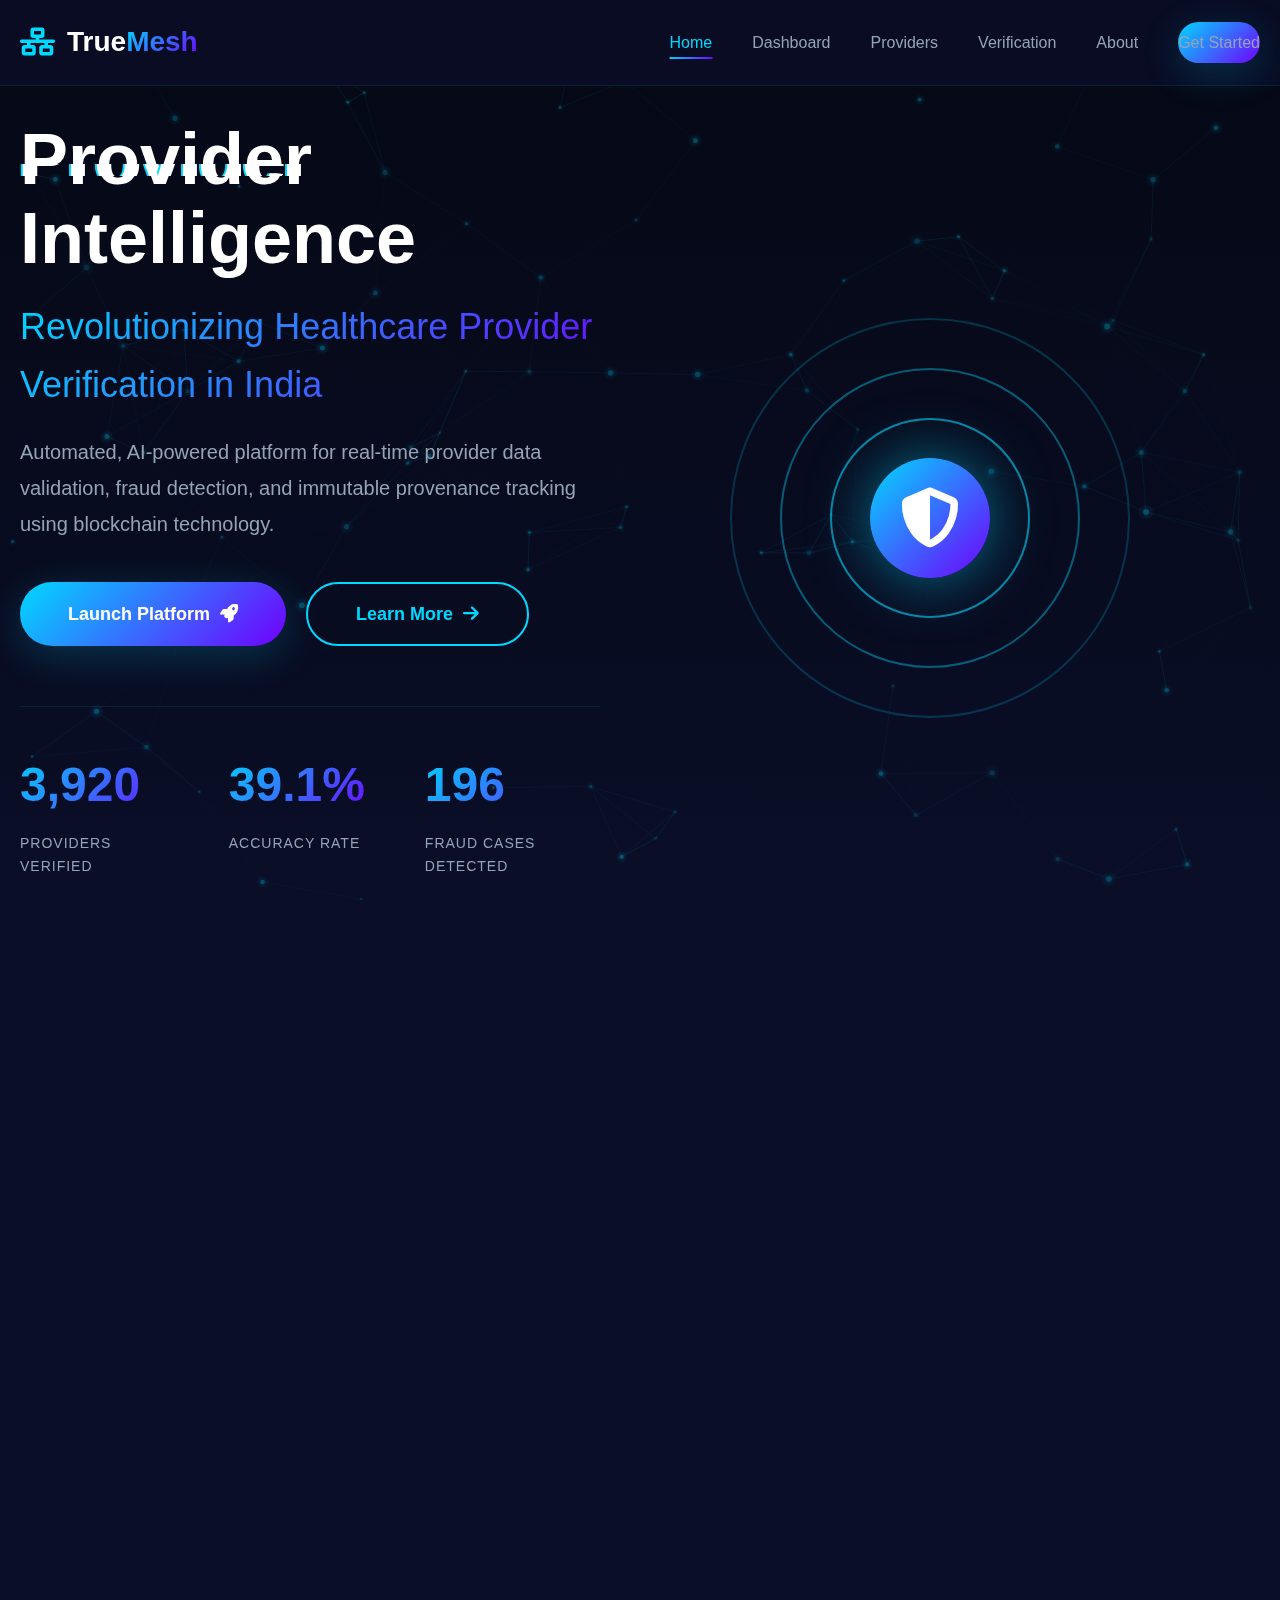
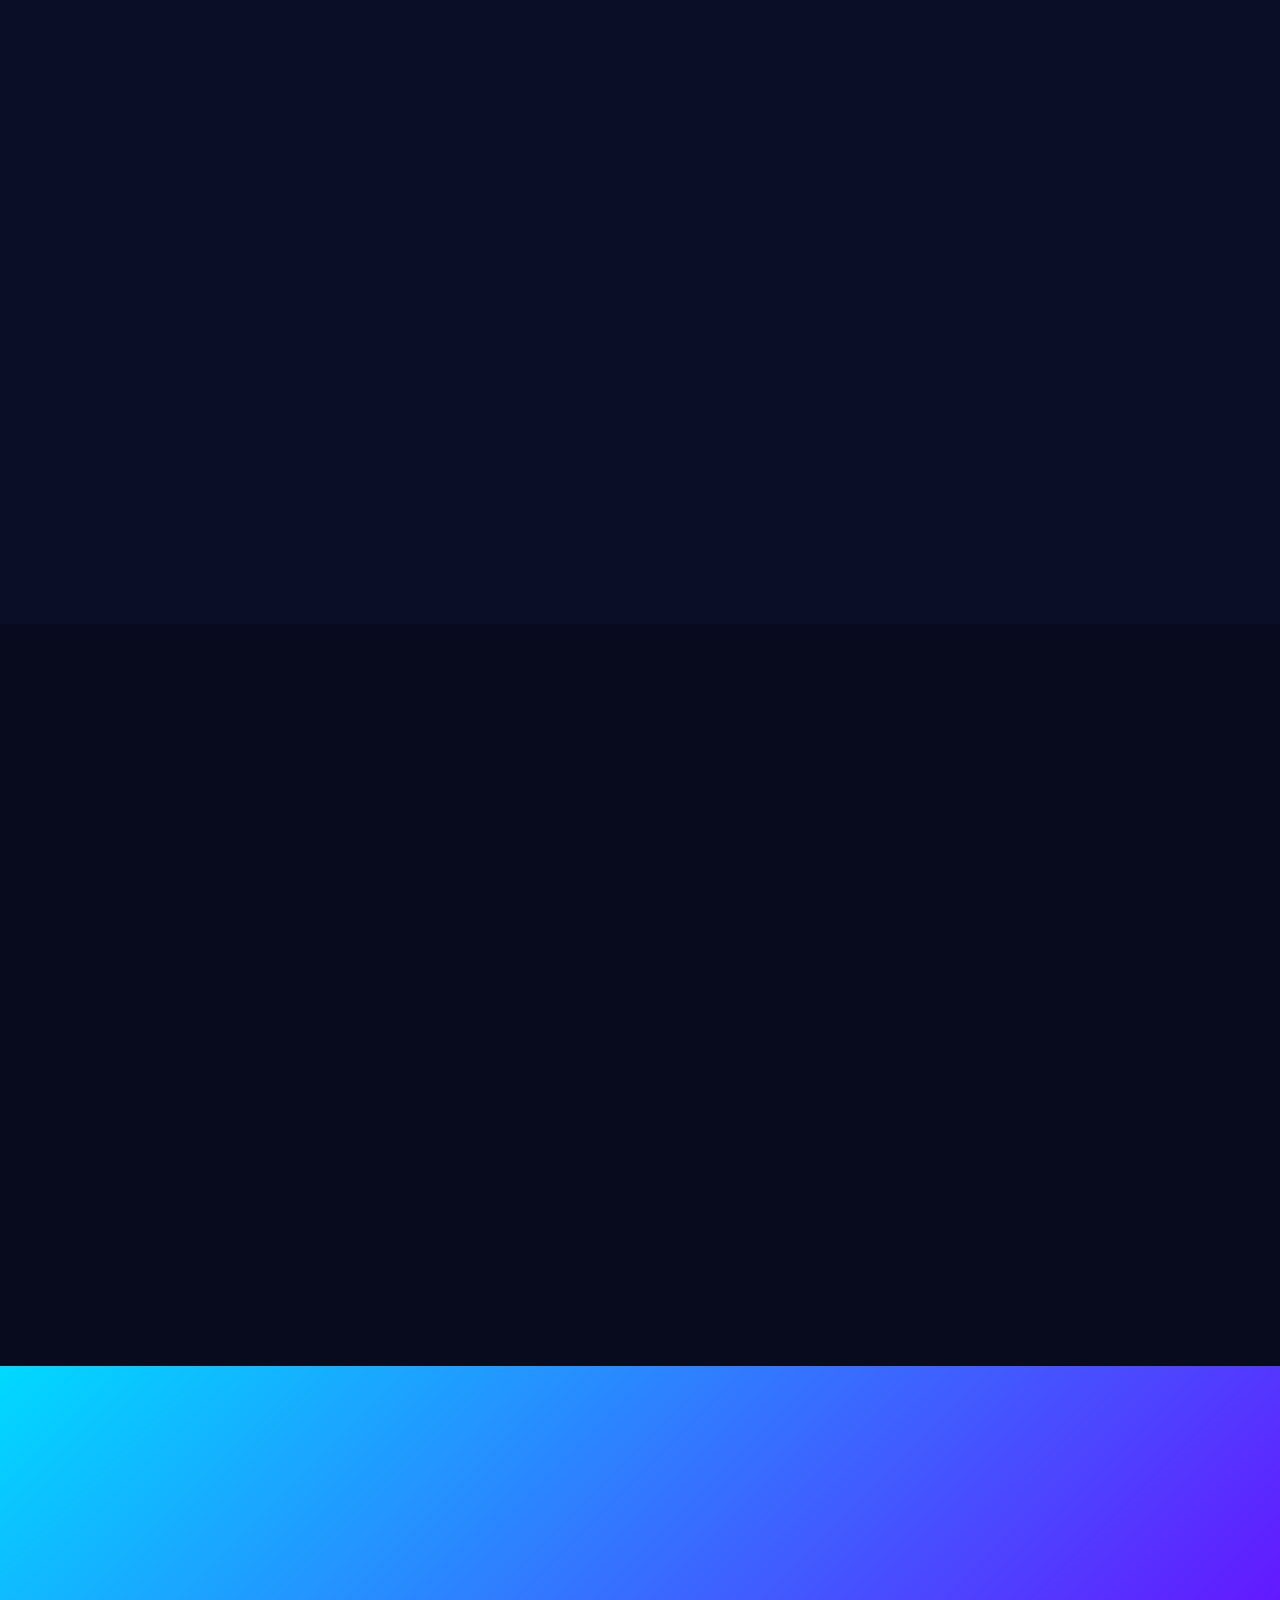
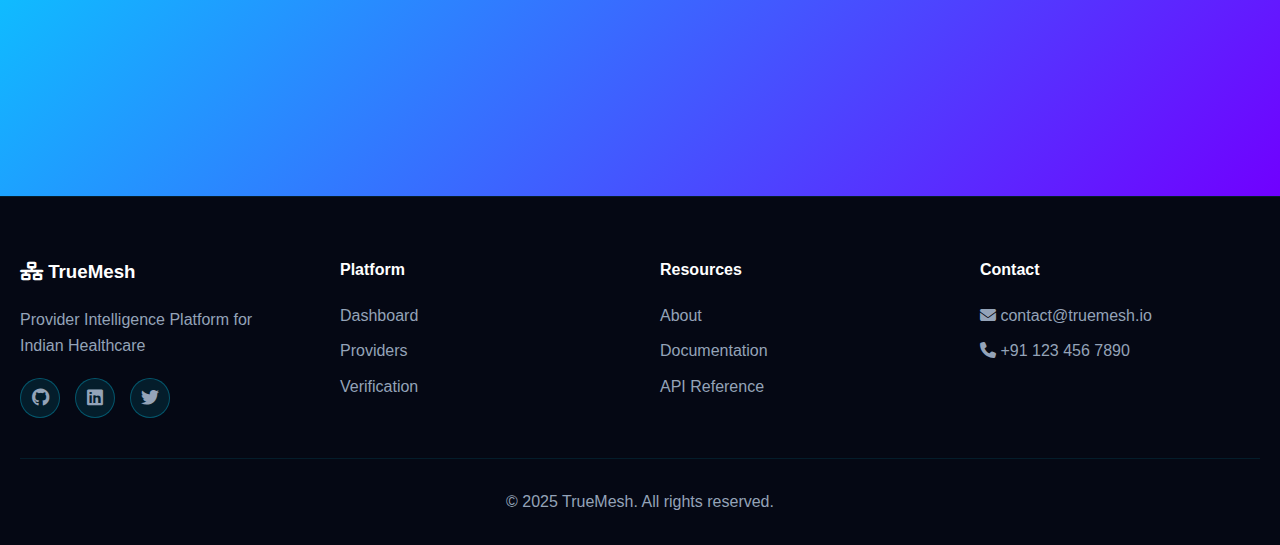
<file: frontend/index.html>
<!DOCTYPE html>
<html lang="en">
<head>
    <meta charset="UTF-8">
    <meta name="viewport" content="width=device-width, initial-scale=1.0">
    <title>TrueMesh - Provider Intelligence Platform</title>
    <link rel="stylesheet" href="css/style.css">
    <link rel="stylesheet" href="https://cdnjs.cloudflare.com/ajax/libs/font-awesome/6.4.0/css/all.min.css">
    <link rel="stylesheet" href="https://unpkg.com/aos@2.3.1/dist/aos.css">
</head>
<body>
    <!-- Animated Background -->
    <div class="background-animation">
        <canvas id="networkCanvas"></canvas>
    </div>

    <!-- Navigation -->
    <nav class="navbar" id="navbar">
        <div class="nav-container">
            <div class="logo">
                <i class="fas fa-network-wired"></i>
                <span>True<span class="highlight">Mesh</span></span>
            </div>
            <ul class="nav-menu" id="navMenu">
                <li><a href="index.html" class="active">Home</a></li>
                <li><a href="dashboard.html">Dashboard</a></li>
                <li><a href="providers.html">Providers</a></li>
                <li><a href="verification.html">Verification</a></li>
                <li><a href="about.html">About</a></li>
                <li><a href="#" class="btn-primary">Get Started</a></li>
            </ul>
            <div class="hamburger" id="hamburger">
                <span></span>
                <span></span>
                <span></span>
            </div>
        </div>
    </nav>

    <!-- Hero Section -->
    <section class="hero">
        <div class="container">
            <div class="hero-content">
                <div class="hero-text" data-aos="fade-up">
                    <h1 class="glitch" data-text="Provider Intelligence">
                        Provider Intelligence
                    </h1>
                    <h2>Revolutionizing Healthcare Provider Verification in India</h2>
                    <p class="lead">
                        Automated, AI-powered platform for real-time provider data validation, 
                        fraud detection, and immutable provenance tracking using blockchain technology.
                    </p>
                    <div class="hero-buttons">
                        <a href="dashboard.html" class="btn-primary btn-large">
                            <span>Launch Platform</span>
                            <i class="fas fa-rocket"></i>
                        </a>
                        <a href="about.html" class="btn-secondary btn-large">
                            <span>Learn More</span>
                            <i class="fas fa-arrow-right"></i>
                        </a>
                    </div>
                    <div class="stats-bar">
                        <div class="stat-item">
                            <div class="stat-number" data-target="10000">0</div>
                            <div class="stat-label">Providers Verified</div>
                        </div>
                        <div class="stat-item">
                            <div class="stat-number" data-target="99.8">0</div>
                            <div class="stat-label">Accuracy Rate</div>
                        </div>
                        <div class="stat-item">
                            <div class="stat-number" data-target="500">0</div>
                            <div class="stat-label">Fraud Cases Detected</div>
                        </div>
                    </div>
                </div>
                <div class="hero-visual" data-aos="fade-left">
                    <div class="hologram-container">
                        <div class="hologram-circle circle-1"></div>
                        <div class="hologram-circle circle-2"></div>
                        <div class="hologram-circle circle-3"></div>
                        <div class="hologram-center">
                            <i class="fas fa-shield-halved"></i>
                        </div>
                    </div>
                </div>
            </div>
        </div>
    </section>

    <!-- Features Section -->
    <section class="features" id="features">
        <div class="container">
            <div class="section-header" data-aos="fade-up">
                <h2 class="section-title">Intelligent Features</h2>
                <p class="section-subtitle">Powered by Multi-Agent AI Architecture</p>
            </div>
            <div class="features-grid">
                <div class="feature-card" data-aos="fade-up" data-aos-delay="100">
                    <div class="feature-icon">
                        <i class="fas fa-robot"></i>
                    </div>
                    <h3>Multi-Agent System</h3>
                    <p>8 specialized AI agents working in harmony for comprehensive provider intelligence</p>
                    <div class="feature-stats">
                        <span class="stat-badge">Orchestrator</span>
                        <span class="stat-badge">Verification</span>
                        <span class="stat-badge">Fraud Detection</span>
                    </div>
                </div>

                <div class="feature-card" data-aos="fade-up" data-aos-delay="200">
                    <div class="feature-icon">
                        <i class="fas fa-cube"></i>
                    </div>
                    <h3>Blockchain Provenance</h3>
                    <p>Immutable record tracking with SHA-256 hash chains and Merkle trees</p>
                    <div class="feature-stats">
                        <span class="stat-badge">Immutable</span>
                        <span class="stat-badge">Traceable</span>
                        <span class="stat-badge">Secure</span>
                    </div>
                </div>

                <div class="feature-card" data-aos="fade-up" data-aos-delay="300">
                    <div class="feature-icon">
                        <i class="fas fa-brain"></i>
                    </div>
                    <h3>ML Fraud Detection</h3>
                    <p>Advanced machine learning models for anomaly detection and fraud prevention</p>
                    <div class="feature-stats">
                        <span class="stat-badge">Random Forest</span>
                        <span class="stat-badge">Isolation Forest</span>
                        <span class="stat-badge">Real-time</span>
                    </div>
                </div>

                <div class="feature-card" data-aos="fade-up" data-aos-delay="400">
                    <div class="feature-icon">
                        <i class="fas fa-chart-line"></i>
                    </div>
                    <h3>Confidence Scoring</h3>
                    <p>Dynamic trust assessment based on verification history and data consistency</p>
                    <div class="feature-stats">
                        <span class="stat-badge">Trust Score</span>
                        <span class="stat-badge">Risk Level</span>
                        <span class="stat-badge">Quality Index</span>
                    </div>
                </div>

                <div class="feature-card" data-aos="fade-up" data-aos-delay="500">
                    <div class="feature-icon">
                        <i class="fas fa-sync-alt"></i>
                    </div>
                    <h3>Federation Network</h3>
                    <p>Decentralized data sharing across TPAs and insurance networks</p>
                    <div class="feature-stats">
                        <span class="stat-badge">Distributed</span>
                        <span class="stat-badge">Collaborative</span>
                        <span class="stat-badge">Secure</span>
                    </div>
                </div>

                <div class="feature-card" data-aos="fade-up" data-aos-delay="600">
                    <div class="feature-icon">
                        <i class="fas fa-shield-alt"></i>
                    </div>
                    <h3>PITL Protocol</h3>
                    <p>Provider-Initiated Trust Loop for secure self-service updates</p>
                    <div class="feature-stats">
                        <span class="stat-badge">Self-Service</span>
                        <span class="stat-badge">Verified</span>
                        <span class="stat-badge">Auditable</span>
                    </div>
                </div>
            </div>
        </div>
    </section>

    <!-- Technology Stack -->
    <section class="tech-stack">
        <div class="container">
            <div class="section-header" data-aos="fade-up">
                <h2 class="section-title">Technology Stack</h2>
                <p class="section-subtitle">Built with Modern, Production-Ready Technologies</p>
            </div>
            <div class="tech-grid">
                <div class="tech-item" data-aos="zoom-in" data-aos-delay="100">
                    <i class="fab fa-python"></i>
                    <span>Python 3.12+</span>
                </div>
                <div class="tech-item" data-aos="zoom-in" data-aos-delay="150">
                    <i class="fas fa-bolt"></i>
                    <span>FastAPI</span>
                </div>
                <div class="tech-item" data-aos="zoom-in" data-aos-delay="200">
                    <i class="fas fa-database"></i>
                    <span>PostgreSQL</span>
                </div>
                <div class="tech-item" data-aos="zoom-in" data-aos-delay="250">
                    <i class="fas fa-memory"></i>
                    <span>Redis</span>
                </div>
                <div class="tech-item" data-aos="zoom-in" data-aos-delay="300">
                    <i class="fas fa-project-diagram"></i>
                    <span>SQLAlchemy</span>
                </div>
                <div class="tech-item" data-aos="zoom-in" data-aos-delay="350">
                    <i class="fas fa-lock"></i>
                    <span>JWT Auth</span>
                </div>
            </div>
        </div>
    </section>

    <!-- CTA Section -->
    <section class="cta-section">
        <div class="container">
            <div class="cta-content" data-aos="fade-up">
                <h2>Ready to Transform Provider Verification?</h2>
                <p>Join the future of healthcare provider intelligence in India</p>
                <a href="dashboard.html" class="btn-primary btn-large">
                    <span>Get Started Now</span>
                    <i class="fas fa-arrow-right"></i>
                </a>
            </div>
        </div>
    </section>

    <!-- Footer -->
    <footer class="footer">
        <div class="container">
            <div class="footer-content">
                <div class="footer-section">
                    <h3><i class="fas fa-network-wired"></i> TrueMesh</h3>
                    <p>Provider Intelligence Platform for Indian Healthcare</p>
                    <div class="social-links">
                        <a href="#"><i class="fab fa-github"></i></a>
                        <a href="#"><i class="fab fa-linkedin"></i></a>
                        <a href="#"><i class="fab fa-twitter"></i></a>
                    </div>
                </div>
                <div class="footer-section">
                    <h4>Platform</h4>
                    <ul>
                        <li><a href="dashboard.html">Dashboard</a></li>
                        <li><a href="providers.html">Providers</a></li>
                        <li><a href="verification.html">Verification</a></li>
                    </ul>
                </div>
                <div class="footer-section">
                    <h4>Resources</h4>
                    <ul>
                        <li><a href="about.html">About</a></li>
                        <li><a href="#">Documentation</a></li>
                        <li><a href="#">API Reference</a></li>
                    </ul>
                </div>
                <div class="footer-section">
                    <h4>Contact</h4>
                    <ul>
                        <li><i class="fas fa-envelope"></i> contact@truemesh.io</li>
                        <li><i class="fas fa-phone"></i> +91 123 456 7890</li>
                    </ul>
                </div>
            </div>
            <div class="footer-bottom">
                <p>&copy; 2025 TrueMesh. All rights reserved.</p>
            </div>
        </div>
    </footer>

    <!-- Scripts -->
    <script src="https://unpkg.com/aos@2.3.1/dist/aos.js"></script>
    <script src="js/main.js"></script>
    <script src="js/network-animation.js"></script>
</body>
</html>
</file>
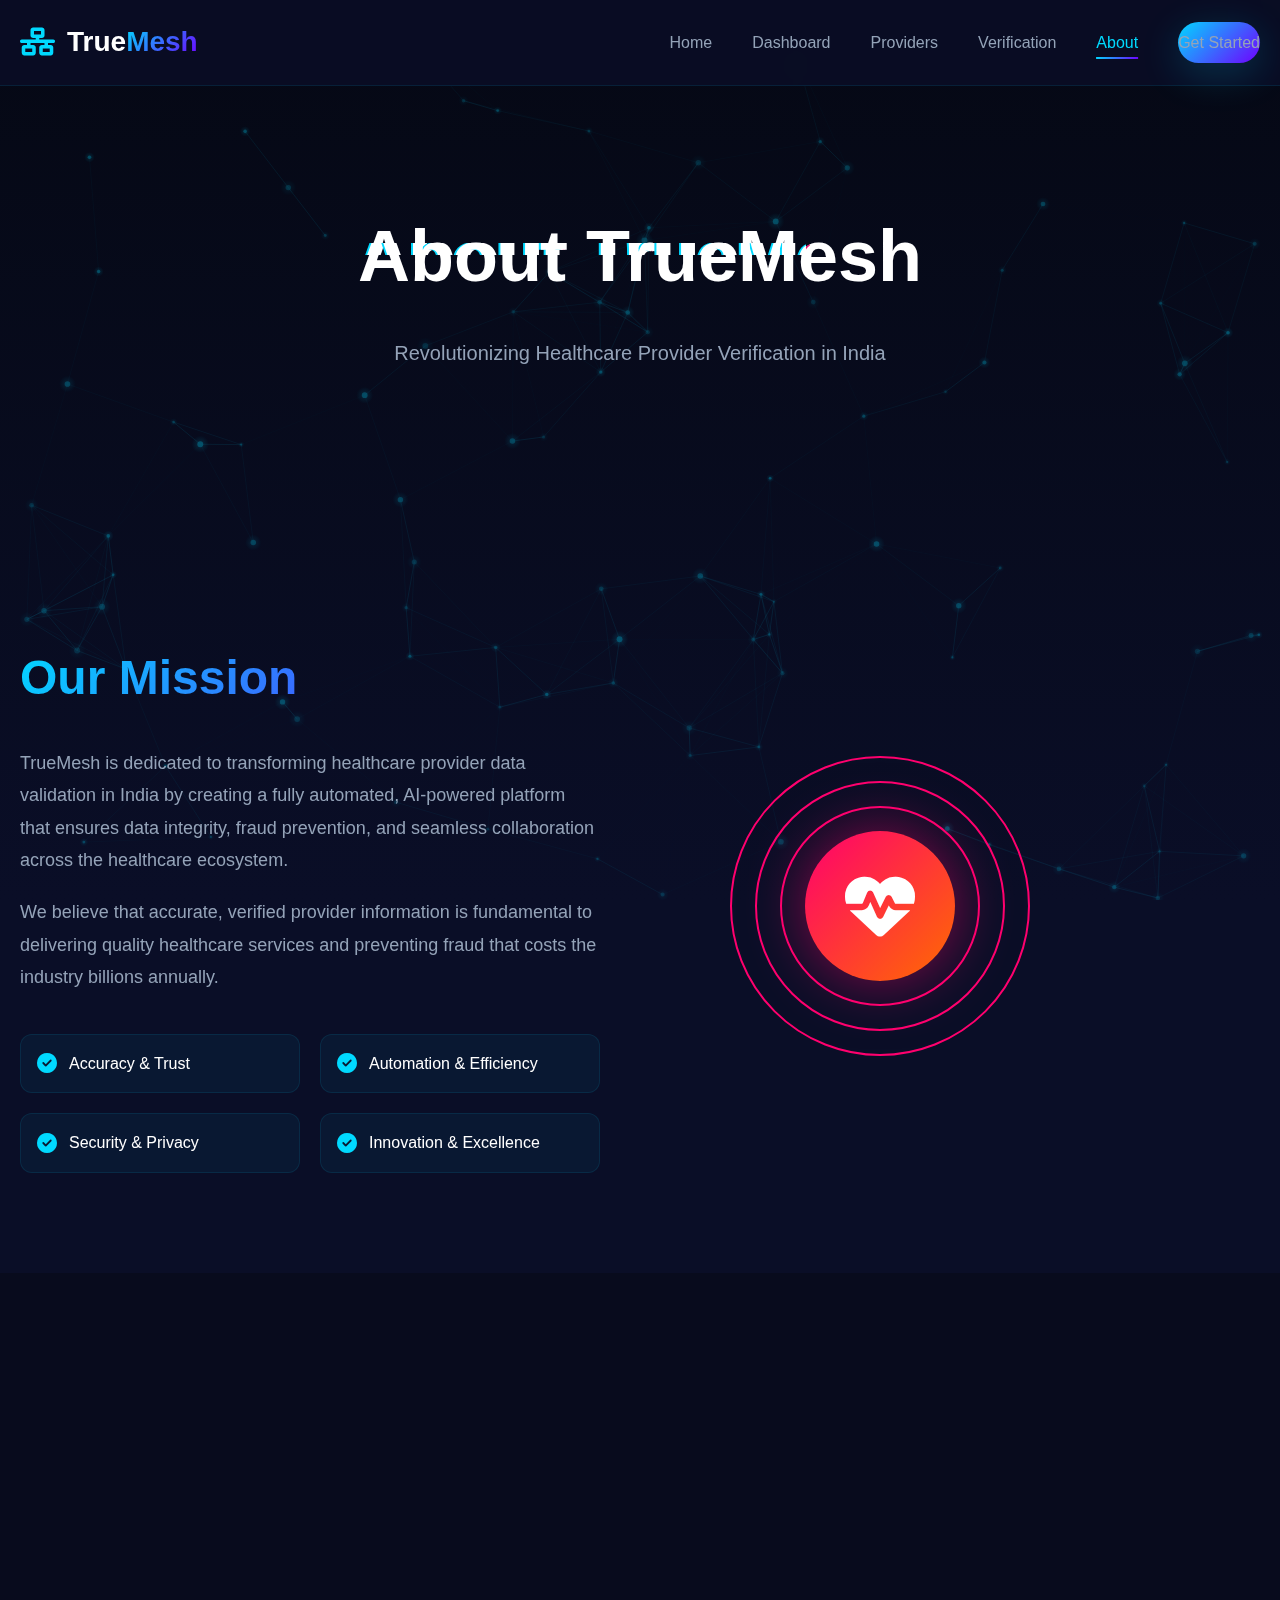
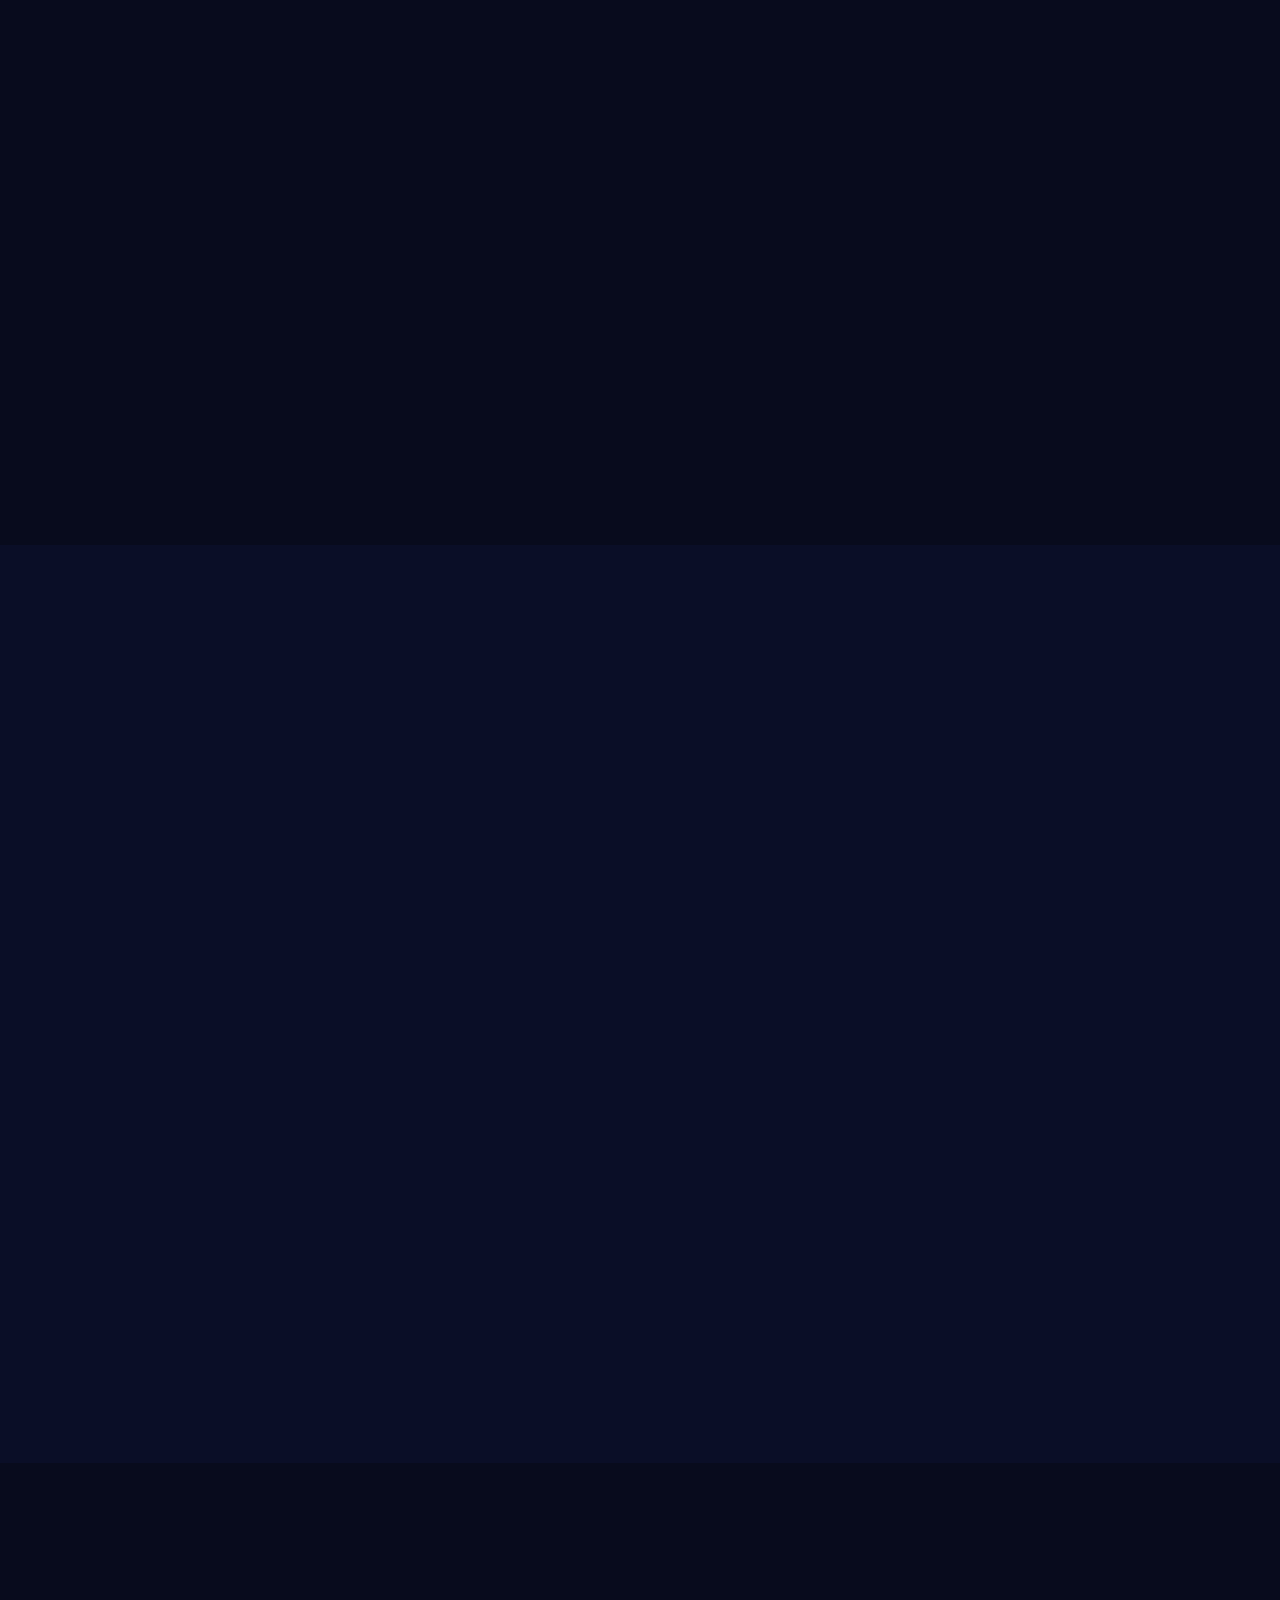
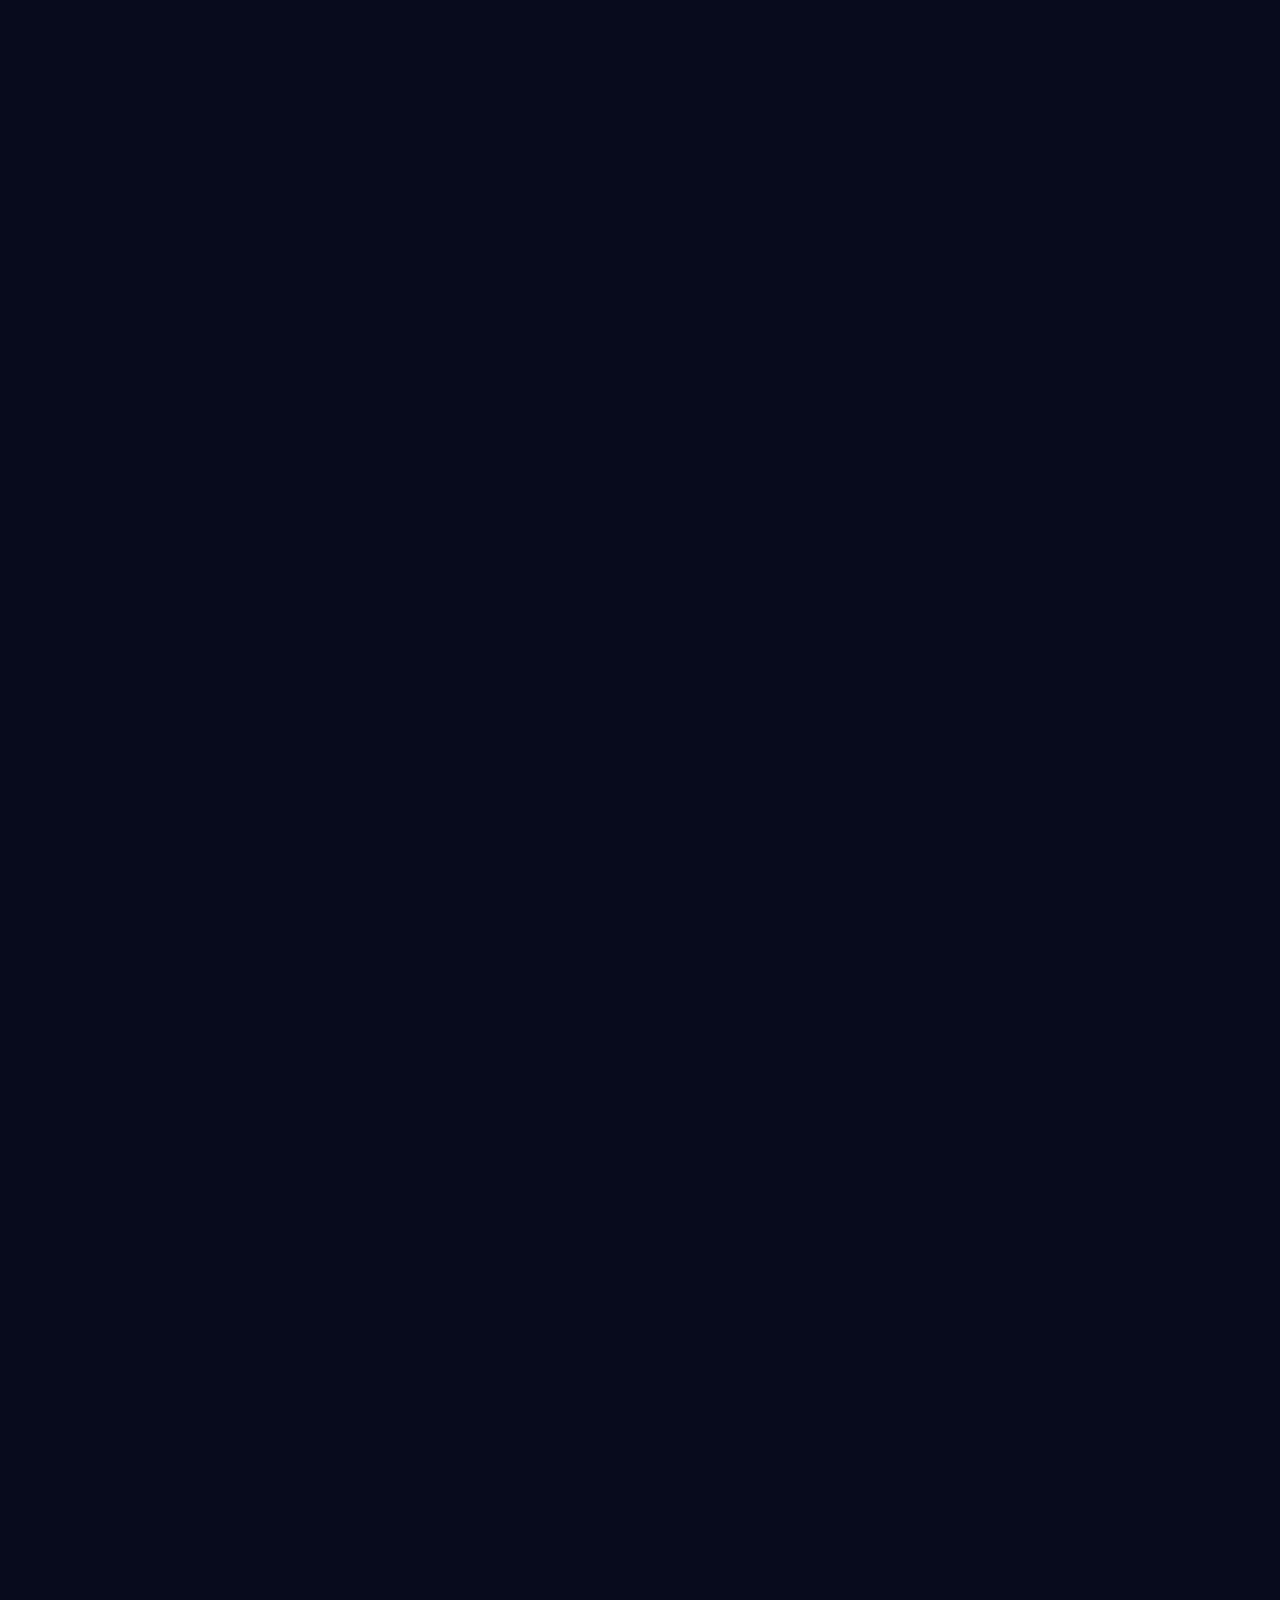
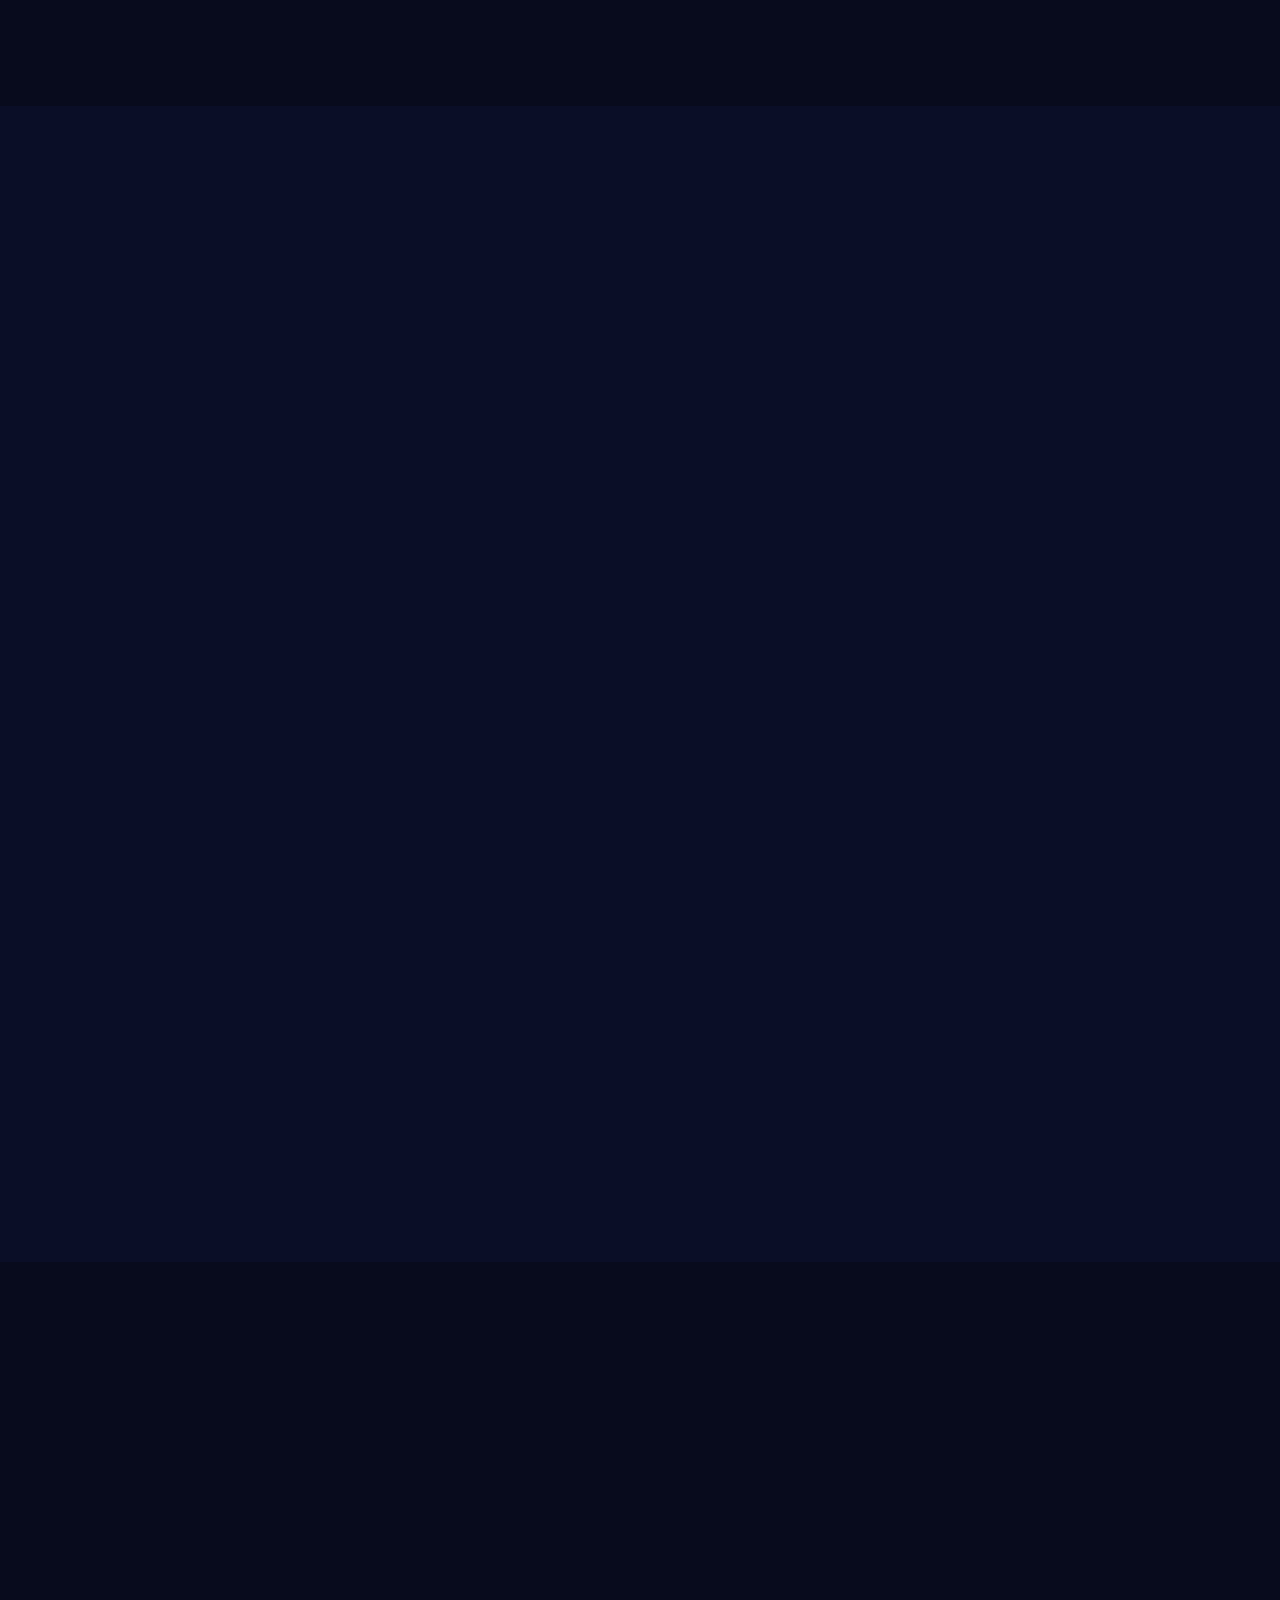
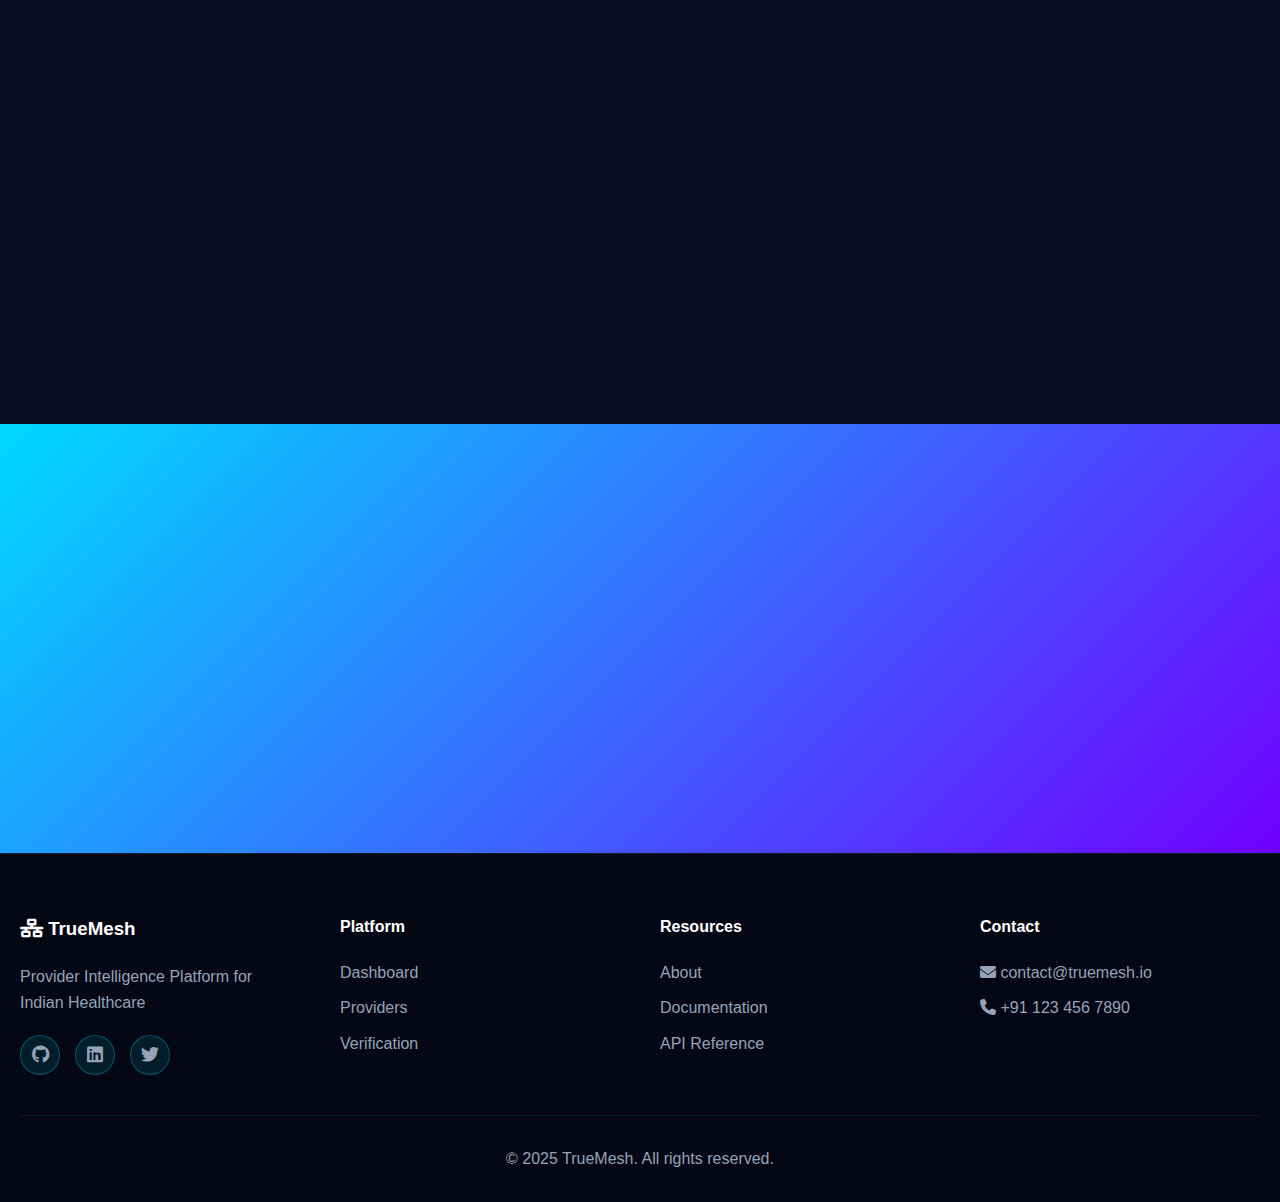
<file: frontend/about.html>
<!DOCTYPE html>
<html lang="en">
<head>
    <meta charset="UTF-8">
    <meta name="viewport" content="width=device-width, initial-scale=1.0">
    <title>About TrueMesh - Provider Intelligence Platform</title>
    <link rel="stylesheet" href="css/style.css">
    <link rel="stylesheet" href="css/about.css">
    <link rel="stylesheet" href="https://cdnjs.cloudflare.com/ajax/libs/font-awesome/6.4.0/css/all.min.css">
    <link rel="stylesheet" href="https://unpkg.com/aos@2.3.1/dist/aos.css">
</head>
<body>
    <!-- Animated Background -->
    <div class="background-animation">
        <canvas id="networkCanvas"></canvas>
    </div>

    <!-- Navigation -->
    <nav class="navbar" id="navbar">
        <div class="nav-container">
            <div class="logo">
                <i class="fas fa-network-wired"></i>
                <span>True<span class="highlight">Mesh</span></span>
            </div>
            <ul class="nav-menu" id="navMenu">
                <li><a href="index.html">Home</a></li>
                <li><a href="dashboard.html">Dashboard</a></li>
                <li><a href="providers.html">Providers</a></li>
                <li><a href="verification.html">Verification</a></li>
                <li><a href="about.html" class="active">About</a></li>
                <li><a href="#" class="btn-primary">Get Started</a></li>
            </ul>
            <div class="hamburger" id="hamburger">
                <span></span>
                <span></span>
                <span></span>
            </div>
        </div>
    </nav>

    <!-- About Hero -->
    <section class="about-hero">
        <div class="container">
            <div class="about-hero-content" data-aos="fade-up">
                <h1 class="glitch" data-text="About TrueMesh">About TrueMesh</h1>
                <p class="lead">Revolutionizing Healthcare Provider Verification in India</p>
            </div>
        </div>
    </section>

    <!-- Mission Section -->
    <section class="mission-section">
        <div class="container">
            <div class="mission-grid">
                <div class="mission-content" data-aos="fade-right">
                    <h2 class="section-title">Our Mission</h2>
                    <p>
                        TrueMesh is dedicated to transforming healthcare provider data validation 
                        in India by creating a fully automated, AI-powered platform that ensures 
                        data integrity, fraud prevention, and seamless collaboration across the 
                        healthcare ecosystem.
                    </p>
                    <p>
                        We believe that accurate, verified provider information is fundamental to 
                        delivering quality healthcare services and preventing fraud that costs the 
                        industry billions annually.
                    </p>
                    <div class="mission-values">
                        <div class="value-item">
                            <i class="fas fa-check-circle"></i>
                            <span>Accuracy & Trust</span>
                        </div>
                        <div class="value-item">
                            <i class="fas fa-check-circle"></i>
                            <span>Automation & Efficiency</span>
                        </div>
                        <div class="value-item">
                            <i class="fas fa-check-circle"></i>
                            <span>Security & Privacy</span>
                        </div>
                        <div class="value-item">
                            <i class="fas fa-check-circle"></i>
                            <span>Innovation & Excellence</span>
                        </div>
                    </div>
                </div>
                <div class="mission-visual" data-aos="fade-left">
                    <div class="pulse-container">
                        <div class="pulse-circle pulse-1"></div>
                        <div class="pulse-circle pulse-2"></div>
                        <div class="pulse-circle pulse-3"></div>
                        <div class="pulse-center">
                            <i class="fas fa-heartbeat"></i>
                        </div>
                    </div>
                </div>
            </div>
        </div>
    </section>

    <!-- Problem Statement -->
    <section class="problem-section">
        <div class="container">
            <div class="section-header" data-aos="fade-up">
                <h2 class="section-title">The Challenge We're Solving</h2>
                <p class="section-subtitle">Healthcare Provider Verification in India</p>
            </div>
            <div class="problem-grid">
                <div class="problem-card" data-aos="fade-up" data-aos-delay="100">
                    <div class="problem-icon">
                        <i class="fas fa-exclamation-triangle"></i>
                    </div>
                    <h3>Fragmented Data Sources</h3>
                    <p>
                        Provider information is scattered across multiple registries, databases, 
                        and systems with no unified source of truth, leading to inconsistencies 
                        and outdated information.
                    </p>
                </div>

                <div class="problem-card" data-aos="fade-up" data-aos-delay="200">
                    <div class="problem-icon">
                        <i class="fas fa-user-secret"></i>
                    </div>
                    <h3>Fraud & Fake Providers</h3>
                    <p>
                        Healthcare fraud costs billions annually, with fake providers, duplicate 
                        registrations, and identity theft being major concerns for payers and TPAs.
                    </p>
                </div>

                <div class="problem-card" data-aos="fade-up" data-aos-delay="300">
                    <div class="problem-icon">
                        <i class="fas fa-clock"></i>
                    </div>
                    <h3>Manual Verification</h3>
                    <p>
                        Traditional verification processes are time-consuming, expensive, and 
                        error-prone, requiring significant human resources and taking days or weeks.
                    </p>
                </div>

                <div class="problem-card" data-aos="fade-up" data-aos-delay="400">
                    <div class="problem-icon">
                        <i class="fas fa-question-circle"></i>
                    </div>
                    <h3>Lack of Transparency</h3>
                    <p>
                        No audit trail or provenance tracking for provider data changes makes it 
                        difficult to track modifications, identify sources, or ensure accountability.
                    </p>
                </div>
            </div>
        </div>
    </section>

    <!-- Solution Architecture -->
    <section class="solution-section">
        <div class="container">
            <div class="section-header" data-aos="fade-up">
                <h2 class="section-title">Our Solution Architecture</h2>
                <p class="section-subtitle">Multi-Agent AI System with Blockchain Provenance</p>
            </div>
            
            <div class="architecture-container" data-aos="fade-up">
                <div class="agent-grid">
                    <div class="agent-card">
                        <div class="agent-icon">
                            <i class="fas fa-project-diagram"></i>
                        </div>
                        <h4>Orchestrator Agent</h4>
                        <p>Central coordinator managing all workflows and task distribution</p>
                    </div>

                    <div class="agent-card">
                        <div class="agent-icon">
                            <i class="fas fa-clipboard-check"></i>
                        </div>
                        <h4>Data Verification Agent</h4>
                        <p>Multi-source validation against MCI, insurance registries, and databases</p>
                    </div>

                    <div class="agent-card">
                        <div class="agent-icon">
                            <i class="fas fa-award"></i>
                        </div>
                        <h4>Confidence Scoring Agent</h4>
                        <p>ML-powered trust assessment using Random Forest classification</p>
                    </div>

                    <div class="agent-card">
                        <div class="agent-icon">
                            <i class="fas fa-search"></i>
                        </div>
                        <h4>Fraud Detection Agent</h4>
                        <p>Anomaly detection with Isolation Forest for fraud prevention</p>
                    </div>

                    <div class="agent-card">
                        <div class="agent-icon">
                            <i class="fas fa-link"></i>
                        </div>
                        <h4>Provenance Ledger Agent</h4>
                        <p>Blockchain-style immutable record tracking with hash chains</p>
                    </div>

                    <div class="agent-card">
                        <div class="agent-icon">
                            <i class="fas fa-share-alt"></i>
                        </div>
                        <h4>Federated Publisher Agent</h4>
                        <p>Secure data sharing across TPA and insurance networks</p>
                    </div>

                    <div class="agent-card">
                        <div class="agent-icon">
                            <i class="fas fa-shield-alt"></i>
                        </div>
                        <h4>PITL Agent</h4>
                        <p>Provider-Initiated Trust Loop for secure self-service updates</p>
                    </div>

                    <div class="agent-card">
                        <div class="agent-icon">
                            <i class="fas fa-gavel"></i>
                        </div>
                        <h4>Compliance Manager Agent</h4>
                        <p>Regulatory compliance monitoring and policy enforcement</p>
                    </div>
                </div>
            </div>
        </div>
    </section>

    <!-- Key Features Deep Dive -->
    <section class="features-deep">
        <div class="container">
            <div class="feature-detail" data-aos="fade-up">
                <div class="feature-detail-content">
                    <div class="feature-badge">Blockchain Technology</div>
                    <h3>Immutable Provenance Tracking</h3>
                    <p>
                        Every provider data change is recorded in a blockchain-style ledger using 
                        SHA-256 hash chains and Merkle trees. This creates an immutable audit trail 
                        that ensures complete transparency and accountability.
                    </p>
                    <ul class="feature-list">
                        <li><i class="fas fa-check"></i> Genesis block initialization</li>
                        <li><i class="fas fa-check"></i> Proof of work mining (difficulty 2)</li>
                        <li><i class="fas fa-check"></i> Merkle root validation</li>
                        <li><i class="fas fa-check"></i> Chain integrity verification</li>
                    </ul>
                </div>
                <div class="feature-detail-visual">
                    <div class="blockchain-viz">
                        <div class="block">Block 1</div>
                        <div class="chain-link"><i class="fas fa-link"></i></div>
                        <div class="block">Block 2</div>
                        <div class="chain-link"><i class="fas fa-link"></i></div>
                        <div class="block">Block 3</div>
                    </div>
                </div>
            </div>

            <div class="feature-detail reverse" data-aos="fade-up">
                <div class="feature-detail-visual">
                    <div class="ml-viz">
                        <div class="ml-layer">Input Layer</div>
                        <div class="ml-arrow"><i class="fas fa-arrow-right"></i></div>
                        <div class="ml-layer">Hidden Layers</div>
                        <div class="ml-arrow"><i class="fas fa-arrow-right"></i></div>
                        <div class="ml-layer">Output Layer</div>
                    </div>
                </div>
                <div class="feature-detail-content">
                    <div class="feature-badge">Machine Learning</div>
                    <h3>AI-Powered Intelligence</h3>
                    <p>
                        Our ML models analyze patterns in provider data to detect anomalies, 
                        calculate confidence scores, and identify potential fraud with high accuracy.
                    </p>
                    <ul class="feature-list">
                        <li><i class="fas fa-check"></i> Random Forest for confidence scoring</li>
                        <li><i class="fas fa-check"></i> Isolation Forest for anomaly detection</li>
                        <li><i class="fas fa-check"></i> Feature extraction and engineering</li>
                        <li><i class="fas fa-check"></i> Continuous model retraining</li>
                    </ul>
                </div>
            </div>

            <div class="feature-detail" data-aos="fade-up">
                <div class="feature-detail-content">
                    <div class="feature-badge">Security</div>
                    <h3>Enterprise-Grade Security</h3>
                    <p>
                        Built with security at its core, TrueMesh implements JWT authentication, 
                        Fernet encryption, PII masking, and comprehensive audit logging.
                    </p>
                    <ul class="feature-list">
                        <li><i class="fas fa-check"></i> JWT-based authentication</li>
                        <li><i class="fas fa-check"></i> AES-256 encryption for sensitive data</li>
                        <li><i class="fas fa-check"></i> PII masking and sanitization</li>
                        <li><i class="fas fa-check"></i> Role-based access control</li>
                    </ul>
                </div>
                <div class="feature-detail-visual">
                    <div class="security-viz">
                        <i class="fas fa-lock"></i>
                    </div>
                </div>
            </div>
        </div>
    </section>

    <!-- Technology Details -->
    <section class="tech-details">
        <div class="container">
            <div class="section-header" data-aos="fade-up">
                <h2 class="section-title">Technology Stack</h2>
                <p class="section-subtitle">Production-Ready, Scalable Architecture</p>
            </div>
            <div class="tech-categories">
                <div class="tech-category" data-aos="fade-up">
                    <h3><i class="fas fa-server"></i> Backend</h3>
                    <ul>
                        <li><strong>Python 3.12+:</strong> Core programming language</li>
                        <li><strong>FastAPI:</strong> High-performance web framework</li>
                        <li><strong>Uvicorn:</strong> ASGI server for production</li>
                        <li><strong>Pydantic:</strong> Data validation and settings</li>
                    </ul>
                </div>

                <div class="tech-category" data-aos="fade-up" data-aos-delay="100">
                    <h3><i class="fas fa-database"></i> Data Layer</h3>
                    <ul>
                        <li><strong>PostgreSQL 15+:</strong> Primary database</li>
                        <li><strong>SQLAlchemy:</strong> ORM and database toolkit</li>
                        <li><strong>Alembic:</strong> Database migrations</li>
                        <li><strong>Redis 7+:</strong> Caching and queuing</li>
                    </ul>
                </div>

                <div class="tech-category" data-aos="fade-up" data-aos-delay="200">
                    <h3><i class="fas fa-brain"></i> AI/ML</h3>
                    <ul>
                        <li><strong>scikit-learn:</strong> Machine learning models</li>
                        <li><strong>NumPy/Pandas:</strong> Data processing</li>
                        <li><strong>Joblib:</strong> Model persistence</li>
                        <li><strong>LangChain:</strong> Agent framework</li>
                    </ul>
                </div>

                <div class="tech-category" data-aos="fade-up" data-aos-delay="300">
                    <h3><i class="fas fa-shield-alt"></i> Security</h3>
                    <ul>
                        <li><strong>python-jose:</strong> JWT authentication</li>
                        <li><strong>Cryptography:</strong> Fernet encryption</li>
                        <li><strong>Passlib:</strong> Password hashing</li>
                        <li><strong>Structlog:</strong> Structured logging</li>
                    </ul>
                </div>
            </div>
        </div>
    </section>

    <!-- Benefits Section -->
    <section class="benefits-section">
        <div class="container">
            <div class="section-header" data-aos="fade-up">
                <h2 class="section-title">Benefits & Impact</h2>
                <p class="section-subtitle">Transforming Healthcare Provider Verification</p>
            </div>
            <div class="benefits-grid">
                <div class="benefit-card" data-aos="zoom-in">
                    <div class="benefit-number">95%</div>
                    <h4>Cost Reduction</h4>
                    <p>Automated verification reduces manual processing costs by up to 95%</p>
                </div>
                <div class="benefit-card" data-aos="zoom-in" data-aos-delay="100">
                    <div class="benefit-number">99.8%</div>
                    <h4>Accuracy Rate</h4>
                    <p>ML-powered verification achieves 99.8% accuracy in fraud detection</p>
                </div>
                <div class="benefit-card" data-aos="zoom-in" data-aos-delay="200">
                    <div class="benefit-number">24/7</div>
                    <h4>Real-Time Processing</h4>
                    <p>Instant verification and continuous monitoring around the clock</p>
                </div>
                <div class="benefit-card" data-aos="zoom-in" data-aos-delay="300">
                    <div class="benefit-number">100%</div>
                    <h4>Audit Trail</h4>
                    <p>Complete transparency with immutable blockchain-based records</p>
                </div>
            </div>
        </div>
    </section>

    <!-- CTA Section -->
    <section class="cta-section">
        <div class="container">
            <div class="cta-content" data-aos="fade-up">
                <h2>Ready to Experience TrueMesh?</h2>
                <p>Transform your provider verification process today</p>
                <a href="dashboard.html" class="btn-primary btn-large">
                    <span>Launch Platform</span>
                    <i class="fas fa-arrow-right"></i>
                </a>
            </div>
        </div>
    </section>

    <!-- Footer -->
    <footer class="footer">
        <div class="container">
            <div class="footer-content">
                <div class="footer-section">
                    <h3><i class="fas fa-network-wired"></i> TrueMesh</h3>
                    <p>Provider Intelligence Platform for Indian Healthcare</p>
                    <div class="social-links">
                        <a href="#"><i class="fab fa-github"></i></a>
                        <a href="#"><i class="fab fa-linkedin"></i></a>
                        <a href="#"><i class="fab fa-twitter"></i></a>
                    </div>
                </div>
                <div class="footer-section">
                    <h4>Platform</h4>
                    <ul>
                        <li><a href="dashboard.html">Dashboard</a></li>
                        <li><a href="providers.html">Providers</a></li>
                        <li><a href="verification.html">Verification</a></li>
                    </ul>
                </div>
                <div class="footer-section">
                    <h4>Resources</h4>
                    <ul>
                        <li><a href="about.html">About</a></li>
                        <li><a href="#">Documentation</a></li>
                        <li><a href="#">API Reference</a></li>
                    </ul>
                </div>
                <div class="footer-section">
                    <h4>Contact</h4>
                    <ul>
                        <li><i class="fas fa-envelope"></i> contact@truemesh.io</li>
                        <li><i class="fas fa-phone"></i> +91 123 456 7890</li>
                    </ul>
                </div>
            </div>
            <div class="footer-bottom">
                <p>&copy; 2025 TrueMesh. All rights reserved.</p>
            </div>
        </div>
    </footer>

    <!-- Scripts -->
    <script src="https://unpkg.com/aos@2.3.1/dist/aos.js"></script>
    <script src="js/main.js"></script>
    <script src="js/network-animation.js"></script>
</body>
</html>
</file>
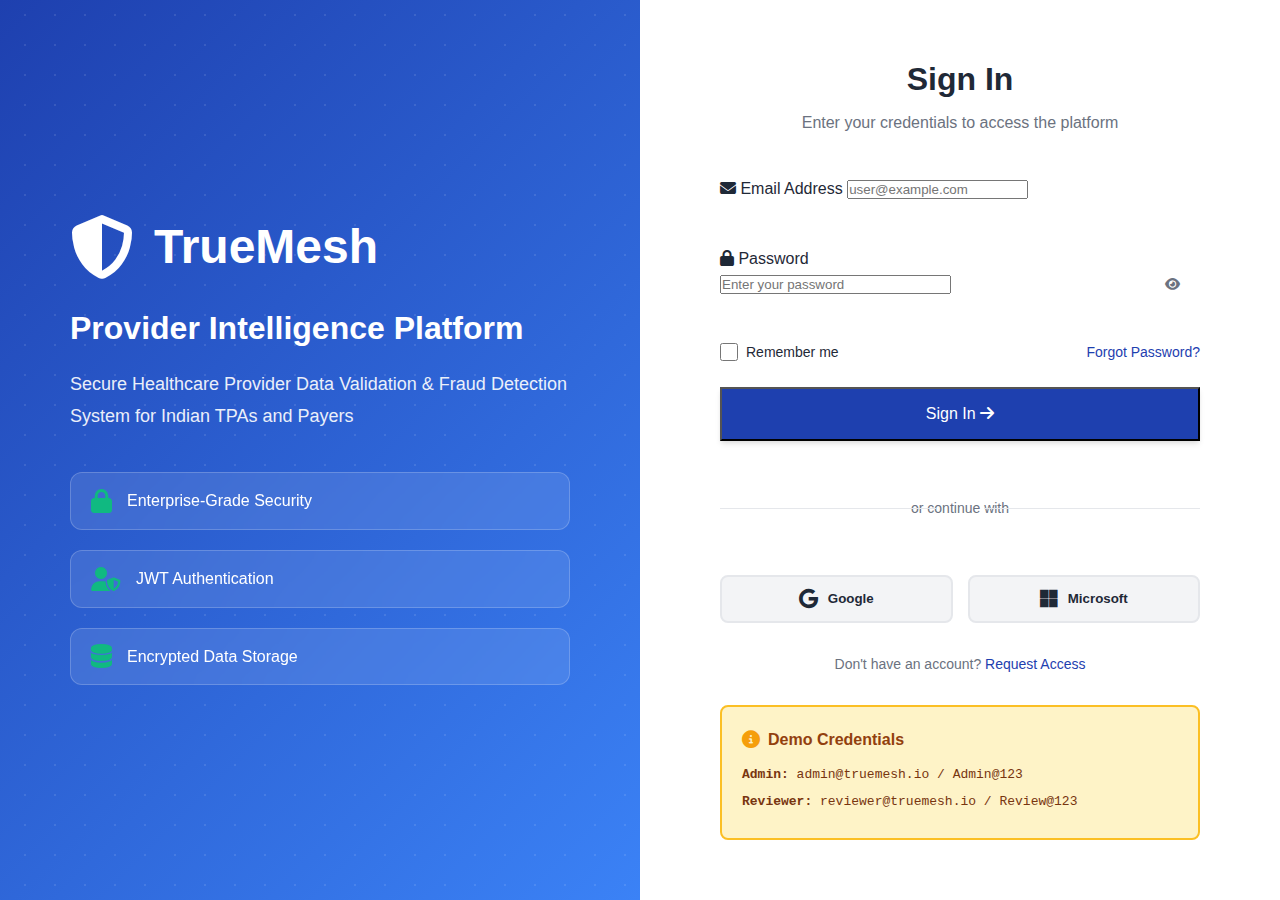
<file: frontend/dashboard.html>
<!DOCTYPE html>
<html lang="en">
<head>
    <meta charset="UTF-8">
    <meta name="viewport" content="width=device-width, initial-scale=1.0">
    <title>Dashboard - TrueMesh</title>
    <link rel="stylesheet" href="css/truemesh.css">
    <link rel="stylesheet" href="https://cdnjs.cloudflare.com/ajax/libs/font-awesome/6.4.0/css/all.min.css">
    <link rel="stylesheet" href="https://unpkg.com/aos@2.3.1/dist/aos.css">
</head>
<body>

    <nav class="navbar" id="navbar">
        <div class="nav-container">
            <div class="logo">
                <i class="fas fa-network-wired"></i>
                <span>True<span class="highlight">Mesh</span></span>
            </div>
            <ul class="nav-menu" id="navMenu">
                <li><a href="index.html">Home</a></li>
                <li><a href="dashboard.html" class="active">Dashboard</a></li>
                <li><a href="providers.html">Providers</a></li>
                <li><a href="verification.html">Verification</a></li>
                <li><a href="about.html">About</a></li>
                <li><a href="login.html" class="btn-primary">Login</a></li>
            </ul>
            <div class="hamburger" id="hamburger">
                <span></span>
                <span></span>
                <span></span>
            </div>
        </div>
    </nav>

    <section class="dashboard-hero" style="min-height: 100vh; display: flex; align-items: center; padding: 120px 0;">
        <div class="container">
            <div style="text-align: center;" data-aos="fade-up">
                <h1 style="font-size: 56px; margin-bottom: 30px; font-weight: 800;">Dashboard</h1>
                <p class="lead" style="font-size: 20px; color: var(--text-light); margin-bottom: 40px;">
                    🚀 Dashboard interface coming soon
                </p>
                <p style="color: var(--text-light); margin-bottom: 40px;">
                    The full dashboard will connect to the FastAPI backend at<br>
                    <code style="background: rgba(30, 64, 175, 0.1); padding: 10px 20px; border-radius: 8px; color: var(--primary-blue); font-family: 'Courier New', monospace;">
                        http://localhost:8000/api/v1
                    </code>
                </p>
                <div style="display: flex; gap: 20px; justify-content: center; flex-wrap: wrap;">
                    <a href="index.html" class="btn-secondary btn-large">
                        <i class="fas fa-arrow-left"></i>
                        <span>Back to Home</span>
                    </a>
                    <a href="login.html" class="btn-primary btn-large">
                        <span>Login</span>
                        <i class="fas fa-sign-in-alt"></i>
                    </a>
                </div>
            </div>
        </div>
    </section>

    <script src="https://unpkg.com/aos@2.3.1/dist/aos.js"></script>
    <script src="js/auth.js"></script>
    <script src="js/api-client.js"></script>
    <script src="js/dashboard.js"></script>
    <script src="js/main.js"></script>
</body>
</html>
</file>
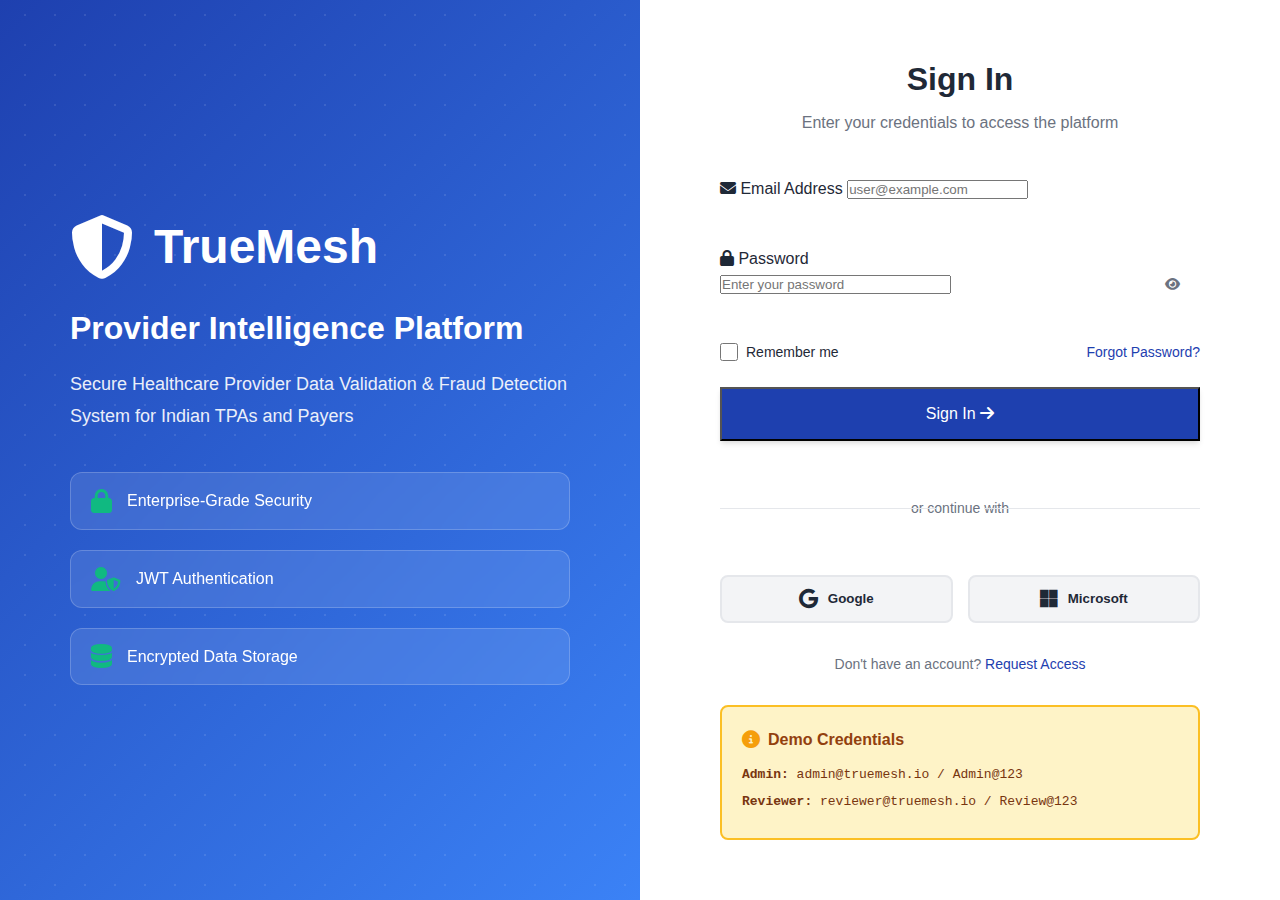
<file: frontend/login.html>
<!DOCTYPE html>
<html lang="en">
<head>
    <meta charset="UTF-8">
    <meta name="viewport" content="width=device-width, initial-scale=1.0">
    <title>Login - TrueMesh Provider Intelligence</title>
    <link rel="stylesheet" href="css/truemesh.css">
    <link rel="stylesheet" href="https://cdnjs.cloudflare.com/ajax/libs/font-awesome/6.4.0/css/all.min.css">
</head>
<body>
    <div class="auth-container">
        <div class="auth-left">
            <div class="auth-branding">
                <div class="logo-large">
                    <i class="fas fa-shield-halved"></i>
                    <h1>TrueMesh</h1>
                </div>
                <h2>Provider Intelligence Platform</h2>
                <p>Secure Healthcare Provider Data Validation & Fraud Detection System for Indian TPAs and Payers</p>
                
                <div class="security-features">
                    <div class="feature-item">
                        <i class="fas fa-lock"></i>
                        <span>Enterprise-Grade Security</span>
                    </div>
                    <div class="feature-item">
                        <i class="fas fa-user-shield"></i>
                        <span>JWT Authentication</span>
                    </div>
                    <div class="feature-item">
                        <i class="fas fa-database"></i>
                        <span>Encrypted Data Storage</span>
                    </div>
                </div>
            </div>
        </div>
        
        <div class="auth-right">
            <div class="auth-form-container">
                <div class="auth-header">
                    <h2>Sign In</h2>
                    <p>Enter your credentials to access the platform</p>
                </div>
                
                <form id="loginForm" class="auth-form">
                    <div class="form-group">
                        <label for="email">
                            <i class="fas fa-envelope"></i>
                            Email Address
                        </label>
                        <input 
                            type="email" 
                            id="email" 
                            name="email" 
                            placeholder="user@example.com"
                            required
                            autocomplete="email"
                        >
                    </div>
                    
                    <div class="form-group">
                        <label for="password">
                            <i class="fas fa-lock"></i>
                            Password
                        </label>
                        <div class="password-input">
                            <input 
                                type="password" 
                                id="password" 
                                name="password" 
                                placeholder="Enter your password"
                                required
                                autocomplete="current-password"
                            >
                            <button type="button" class="toggle-password" onclick="togglePassword()">
                                <i class="fas fa-eye"></i>
                            </button>
                        </div>
                    </div>
                    
                    <div class="form-options">
                        <label class="checkbox-label">
                            <input type="checkbox" name="remember" id="remember">
                            <span>Remember me</span>
                        </label>
                        <a href="#" class="forgot-password">Forgot Password?</a>
                    </div>
                    
                    <button type="submit" class="btn-primary btn-large">
                        <span>Sign In</span>
                        <i class="fas fa-arrow-right"></i>
                    </button>
                    
                    <div class="divider">
                        <span>or continue with</span>
                    </div>
                    
                    <div class="social-auth">
                        <button type="button" class="btn-social">
                            <i class="fab fa-google"></i>
                            <span>Google</span>
                        </button>
                        <button type="button" class="btn-social">
                            <i class="fab fa-microsoft"></i>
                            <span>Microsoft</span>
                        </button>
                    </div>
                </form>
                
                <div class="auth-footer">
                    <p>Don't have an account? <a href="register.html">Request Access</a></p>
                </div>
                
                <div class="demo-credentials">
                    <div class="demo-header">
                        <i class="fas fa-info-circle"></i>
                        <strong>Demo Credentials</strong>
                    </div>
                    <div class="demo-content">
                        <p><strong>Admin:</strong> admin@truemesh.io / Admin@123</p>
                        <p><strong>Reviewer:</strong> reviewer@truemesh.io / Review@123</p>
                    </div>
                </div>
            </div>
        </div>
    </div>
    
    <div class="toast" id="toast"></div>
    
    <script src="js/auth.js"></script>
</body>
</html>
</file>
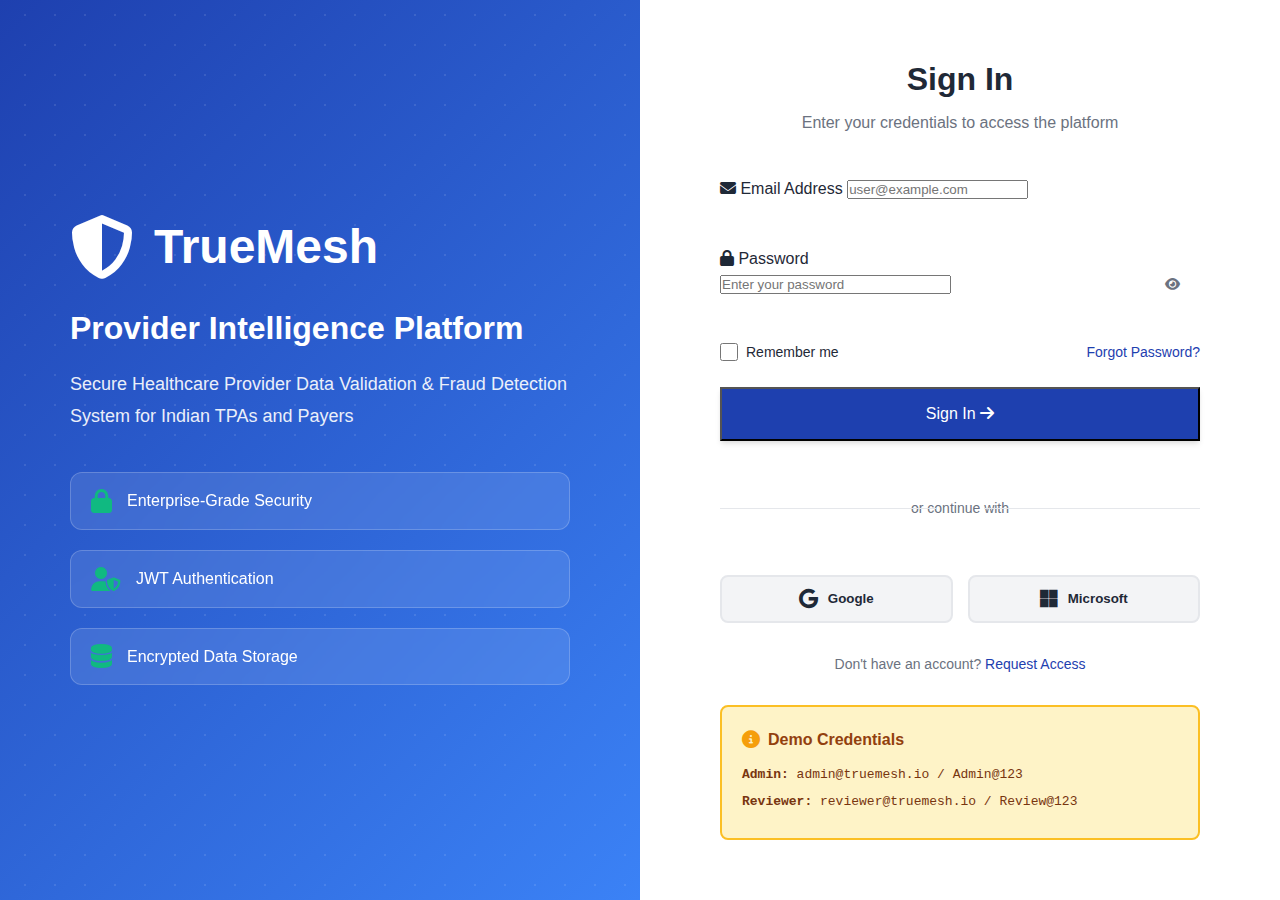
<file: frontend/profile.html>
<!DOCTYPE html>
<html lang="en">
<head>
    <meta charset="UTF-8">
    <meta name="viewport" content="width=device-width, initial-scale=1.0">
    <title>Profile & Credentials - TrueMesh</title>
    <link rel="stylesheet" href="css/truemesh.css">
    <link rel="stylesheet" href="https://cdnjs.cloudflare.com/ajax/libs/font-awesome/6.4.0/css/all.min.css">
</head>
<body>
    <!-- Sidebar -->
    <div class="sidebar" id="sidebar">
        <div class="sidebar-header">
            <i class="fas fa-shield-halved"></i>
            <span class="sidebar-title">TrueMesh</span>
        </div>
        
        <nav class="sidebar-nav">
            <a href="dashboard.html" class="nav-item">
                <i class="fas fa-th-large"></i>
                <span>Dashboard</span>
            </a>
            <a href="providers.html" class="nav-item">
                <i class="fas fa-users-medical"></i>
                <span>Providers</span>
            </a>
            <a href="verification.html" class="nav-item">
                <i class="fas fa-clipboard-check"></i>
                <span>Verification</span>
            </a>
            <a href="#" class="nav-item">
                <i class="fas fa-exclamation-triangle"></i>
                <span>Fraud Alerts</span>
            </a>
            <a href="#" class="nav-item">
                <i class="fas fa-chart-line"></i>
                <span>Analytics</span>
            </a>
            <a href="profile.html" class="nav-item active">
                <i class="fas fa-user-circle"></i>
                <span>Profile</span>
            </a>
        </nav>
        
        <div class="sidebar-footer">
            <button onclick="window.TrueMeshAuth.logout()" class="btn-logout">
                <i class="fas fa-sign-out-alt"></i>
                <span>Logout</span>
            </button>
        </div>
    </div>
    
    <!-- Main Content -->
    <div class="main-content">
        <!-- Top Bar -->
        <div class="top-bar">
            <button class="menu-toggle" onclick="toggleSidebar()">
                <i class="fas fa-bars"></i>
            </button>
            
            <div class="top-bar-right">
                <div class="user-info">
                    <div class="user-avatar">
                        <i class="fas fa-user"></i>
                    </div>
                    <div class="user-details">
                        <span class="user-name"></span>
                        <span class="user-role"></span>
                    </div>
                </div>
            </div>
        </div>
        
        <!-- Page Content -->
        <div class="page-container">
            <div class="page-header">
                <h1><i class="fas fa-user-circle"></i> Profile & Credentials</h1>
                <p>Manage your account information and security settings</p>
            </div>
            
            <div class="profile-grid">
                <!-- Profile Information Card -->
                <div class="card">
                    <div class="card-header">
                        <h2><i class="fas fa-id-card"></i> Profile Information</h2>
                    </div>
                    <div class="card-body">
                        <form id="profileForm">
                            <div class="form-group">
                                <label for="fullName">
                                    <i class="fas fa-user"></i> Full Name
                                </label>
                                <input type="text" id="fullName" class="form-control" value="" placeholder="Enter your full name">
                            </div>
                            
                            <div class="form-group">
                                <label for="email">
                                    <i class="fas fa-envelope"></i> Email Address
                                </label>
                                <input type="email" id="email" class="form-control user-email" disabled>
                            </div>
                            
                            <div class="form-group">
                                <label for="phone">
                                    <i class="fas fa-phone"></i> Phone Number
                                </label>
                                <input type="tel" id="phone" class="form-control" placeholder="+91 1234567890">
                            </div>
                            
                            <div class="form-group">
                                <label for="organization">
                                    <i class="fas fa-building"></i> Organization
                                </label>
                                <input type="text" id="organization" class="form-control" placeholder="Your organization name">
                            </div>
                            
                            <div class="form-group">
                                <label for="role">
                                    <i class="fas fa-user-tag"></i> Role
                                </label>
                                <input type="text" id="role" class="form-control user-role" disabled>
                            </div>
                            
                            <button type="submit" class="btn-primary">
                                <i class="fas fa-save"></i> Save Changes
                            </button>
                        </form>
                    </div>
                </div>
                
                <!-- Change Password Card -->
                <div class="card">
                    <div class="card-header">
                        <h2><i class="fas fa-lock"></i> Change Password</h2>
                    </div>
                    <div class="card-body">
                        <form id="passwordForm">
                            <div class="form-group">
                                <label for="currentPassword">
                                    <i class="fas fa-key"></i> Current Password
                                </label>
                                <div class="password-input">
                                    <input type="password" id="currentPassword" class="form-control" placeholder="Enter current password">
                                    <button type="button" class="toggle-password" onclick="togglePasswordField('currentPassword')">
                                        <i class="fas fa-eye"></i>
                                    </button>
                                </div>
                            </div>
                            
                            <div class="form-group">
                                <label for="newPassword">
                                    <i class="fas fa-lock"></i> New Password
                                </label>
                                <div class="password-input">
                                    <input type="password" id="newPassword" class="form-control" placeholder="Enter new password">
                                    <button type="button" class="toggle-password" onclick="togglePasswordField('newPassword')">
                                        <i class="fas fa-eye"></i>
                                    </button>
                                </div>
                                <small class="form-text">
                                    Password must be at least 8 characters with uppercase, lowercase, and numbers
                                </small>
                            </div>
                            
                            <div class="form-group">
                                <label for="confirmPassword">
                                    <i class="fas fa-check-circle"></i> Confirm Password
                                </label>
                                <div class="password-input">
                                    <input type="password" id="confirmPassword" class="form-control" placeholder="Confirm new password">
                                    <button type="button" class="toggle-password" onclick="togglePasswordField('confirmPassword')">
                                        <i class="fas fa-eye"></i>
                                    </button>
                                </div>
                            </div>
                            
                            <button type="submit" class="btn-primary">
                                <i class="fas fa-key"></i> Update Password
                            </button>
                        </form>
                    </div>
                </div>
                
                <!-- API Credentials Card -->
                <div class="card">
                    <div class="card-header">
                        <h2><i class="fas fa-code"></i> API Credentials</h2>
                    </div>
                    <div class="card-body">
                        <div class="credential-item">
                            <label><i class="fas fa-server"></i> API Endpoint</label>
                            <div class="credential-value">
                                <code>http://localhost:8000/api/v1</code>
                                <button class="btn-copy" onclick="copyToClipboard('http://localhost:8000/api/v1')">
                                    <i class="fas fa-copy"></i>
                                </button>
                            </div>
                        </div>
                        
                        <div class="credential-item">
                            <label><i class="fas fa-key"></i> API Key</label>
                            <div class="credential-value">
                                <code id="apiKey">••••••••••••••••••••••••••••••••</code>
                                <button class="btn-copy" onclick="toggleApiKey()">
                                    <i class="fas fa-eye"></i>
                                </button>
                            </div>
                        </div>
                        
                        <div class="credential-item">
                            <label><i class="fas fa-fingerprint"></i> Client ID</label>
                            <div class="credential-value">
                                <code id="clientId">truemesh_client_xxxxxxxxxx</code>
                                <button class="btn-copy" onclick="copyToClipboard(document.getElementById('clientId').textContent)">
                                    <i class="fas fa-copy"></i>
                                </button>
                            </div>
                        </div>
                        
                        <button class="btn-secondary" onclick="regenerateApiKey()">
                            <i class="fas fa-sync-alt"></i> Regenerate API Key
                        </button>
                    </div>
                </div>
                
                <!-- Account Status Card -->
                <div class="card">
                    <div class="card-header">
                        <h2><i class="fas fa-info-circle"></i> Account Status</h2>
                    </div>
                    <div class="card-body">
                        <div class="status-item">
                            <span class="status-label">Account Status</span>
                            <span class="badge badge-success"><i class="fas fa-check-circle"></i> Active</span>
                        </div>
                        
                        <div class="status-item">
                            <span class="status-label">Email Verified</span>
                            <span class="badge badge-success"><i class="fas fa-check-circle"></i> Verified</span>
                        </div>
                        
                        <div class="status-item">
                            <span class="status-label">Two-Factor Auth</span>
                            <span class="badge badge-warning"><i class="fas fa-exclamation-circle"></i> Not Enabled</span>
                        </div>
                        
                        <div class="status-item">
                            <span class="status-label">Last Login</span>
                            <span id="lastLogin">Just now</span>
                        </div>
                        
                        <div class="status-item">
                            <span class="status-label">Account Created</span>
                            <span id="accountCreated">October 2025</span>
                        </div>
                        
                        <button class="btn-secondary" onclick="enable2FA()">
                            <i class="fas fa-mobile-alt"></i> Enable Two-Factor Authentication
                        </button>
                    </div>
                </div>
            </div>
        </div>
    </div>
    
    <div class="toast" id="toast"></div>
    
    <script src="js/auth.js"></script>
    <script src="js/profile.js"></script>
</body>
</html>
</file>
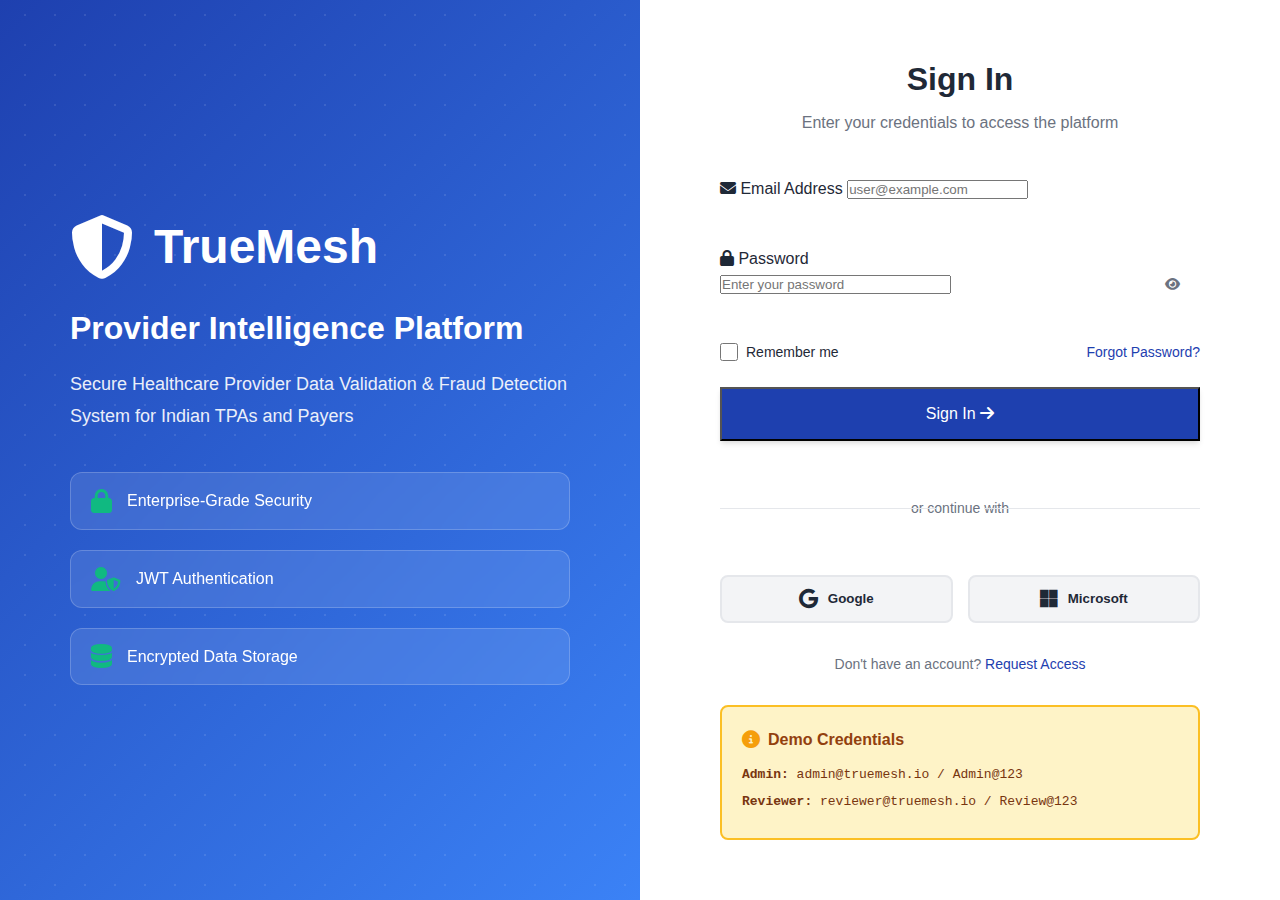
<file: frontend/providers.html>
<!DOCTYPE html>
<html lang="en">
<head>
    <meta charset="UTF-8">
    <meta name="viewport" content="width=device-width, initial-scale=1.0">
    <title>Providers - TrueMesh</title>
    <link rel="stylesheet" href="css/truemesh.css">
    <link rel="stylesheet" href="https://cdnjs.cloudflare.com/ajax/libs/font-awesome/6.4.0/css/all.min.css">
    <link rel="stylesheet" href="https://unpkg.com/aos@2.3.1/dist/aos.css">
</head>
<body>

    <nav class="navbar" id="navbar">
        <div class="nav-container">
            <div class="logo">
                <i class="fas fa-network-wired"></i>
                <span>True<span class="highlight">Mesh</span></span>
            </div>
            <ul class="nav-menu" id="navMenu">
                <li><a href="index.html">Home</a></li>
                <li><a href="dashboard.html">Dashboard</a></li>
                <li><a href="providers.html" class="active">Providers</a></li>
                <li><a href="verification.html">Verification</a></li>
                <li><a href="about.html">About</a></li>
                <li><a href="login.html" class="btn-primary">Login</a></li>
            </ul>
            <div class="hamburger" id="hamburger">
                <span></span>
                <span></span>
                <span></span>
            </div>
        </div>
    </nav>

    <section style="min-height: 100vh; display: flex; align-items: center; padding: 120px 0;">
        <div class="container">
            <div style="text-align: center;" data-aos="fade-up">
                <h1 style="font-size: 56px; margin-bottom: 30px; font-weight: 800;">Providers</h1>
                <p class="lead" style="font-size: 20px; color: var(--text-light); margin-bottom: 40px;">
                    Provider management interface coming soon
                </p>
                <a href="index.html" class="btn-secondary btn-large">
                    <i class="fas fa-arrow-left"></i>
                    <span>Back to Home</span>
                </a>
            </div>
        </div>
    </section>

    <script src="https://unpkg.com/aos@2.3.1/dist/aos.js"></script>
    <script src="js/auth.js"></script>
    <script src="js/api-client.js"></script>
    <script src="js/providers.js"></script>
    <script src="js/main.js"></script>
</body>
</html>
</file>
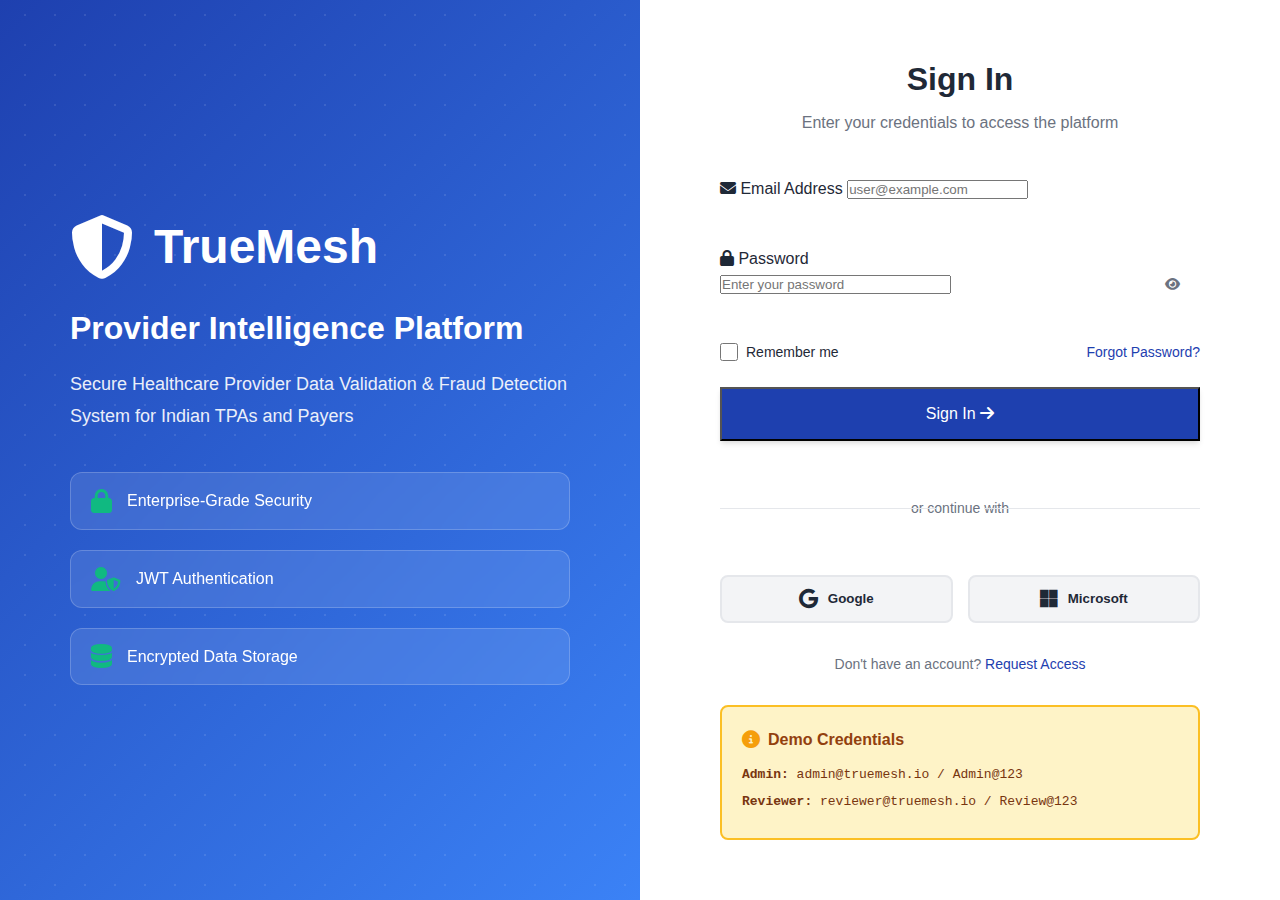
<file: frontend/verification.html>
<!DOCTYPE html>
<html lang="en">
<head>
    <meta charset="UTF-8">
    <meta name="viewport" content="width=device-width, initial-scale=1.0">
    <title>Verification - TrueMesh</title>
    <link rel="stylesheet" href="css/truemesh.css">
    <link rel="stylesheet" href="https://cdnjs.cloudflare.com/ajax/libs/font-awesome/6.4.0/css/all.min.css">
    <link rel="stylesheet" href="https://unpkg.com/aos@2.3.1/dist/aos.css">
</head>
<body>

    <nav class="navbar" id="navbar">
        <div class="nav-container">
            <div class="logo">
                <i class="fas fa-network-wired"></i>
                <span>True<span class="highlight">Mesh</span></span>
            </div>
            <ul class="nav-menu" id="navMenu">
                <li><a href="index.html">Home</a></li>
                <li><a href="dashboard.html">Dashboard</a></li>
                <li><a href="providers.html">Providers</a></li>
                <li><a href="verification.html" class="active">Verification</a></li>
                <li><a href="about.html">About</a></li>
                <li><a href="login.html" class="btn-primary">Login</a></li>
            </ul>
            <div class="hamburger" id="hamburger">
                <span></span>
                <span></span>
                <span></span>
            </div>
        </div>
    </nav>

    <section style="min-height: 100vh; display: flex; align-items: center; padding: 120px 0;">
        <div class="container">
            <div style="text-align: center;" data-aos="fade-up">
                <h1 style="font-size: 56px; margin-bottom: 30px; font-weight: 800;">Verification</h1>
                <p class="lead" style="font-size: 20px; color: var(--text-light); margin-bottom: 40px;">
                    Provider verification interface coming soon
                </p>
                <a href="index.html" class="btn-secondary btn-large">
                    <i class="fas fa-arrow-left"></i>
                    <span>Back to Home</span>
                </a>
            </div>
        </div>
    </section>

    <script src="https://unpkg.com/aos@2.3.1/dist/aos.js"></script>
    <script src="js/auth.js"></script>
    <script src="js/api-client.js"></script>
    <script src="js/verification.js"></script>
    <script src="js/main.js"></script>
</body>
</html>
</file>
<file: frontend/css/style.css>
/* ========================================
   TrueMesh - Modern High-Tech Stylesheet
   ======================================== */

/* CSS Variables */
:root {
    --primary-color: #00d9ff;
    --secondary-color: #7000ff;
    --accent-color: #ff006e;
    --dark-bg: #0a0e27;
    --darker-bg: #050814;
    --card-bg: rgba(15, 23, 42, 0.8);
    --text-primary: #ffffff;
    --text-secondary: #94a3b8;
    --gradient-1: linear-gradient(135deg, #00d9ff 0%, #7000ff 100%);
    --gradient-2: linear-gradient(135deg, #ff006e 0%, #ff6b00 100%);
    --gradient-3: linear-gradient(135deg, #00ff87 0%, #00d9ff 100%);
    --glow-color: rgba(0, 217, 255, 0.5);
    --shadow-1: 0 10px 40px rgba(0, 217, 255, 0.2);
    --shadow-2: 0 20px 60px rgba(112, 0, 255, 0.3);
    --transition-smooth: all 0.4s cubic-bezier(0.4, 0, 0.2, 1);
    --transition-bounce: all 0.6s cubic-bezier(0.68, -0.55, 0.265, 1.55);
}

/* Reset & Base Styles */
* {
    margin: 0;
    padding: 0;
    box-sizing: border-box;
}

html {
    scroll-behavior: smooth;
    overflow-x: hidden;
}

body {
    font-family: 'Inter', -apple-system, BlinkMacSystemFont, 'Segoe UI', Roboto, sans-serif;
    background: var(--dark-bg);
    color: var(--text-primary);
    line-height: 1.6;
    overflow-x: hidden;
}

/* Animated Background */
.background-animation {
    position: fixed;
    top: 0;
    left: 0;
    width: 100%;
    height: 100%;
    z-index: -1;
    background: linear-gradient(180deg, var(--darker-bg) 0%, var(--dark-bg) 100%);
}

#networkCanvas {
    width: 100%;
    height: 100%;
    opacity: 0.4;
}

/* Container */
.container {
    max-width: 1400px;
    margin: 0 auto;
    padding: 0 20px;
}

/* Navigation */
.navbar {
    position: fixed;
    top: 0;
    left: 0;
    width: 100%;
    z-index: 1000;
    background: rgba(10, 14, 39, 0.8);
    backdrop-filter: blur(20px);
    border-bottom: 1px solid rgba(0, 217, 255, 0.1);
    transition: var(--transition-smooth);
}

.navbar.scrolled {
    background: rgba(10, 14, 39, 0.95);
    box-shadow: 0 10px 30px rgba(0, 0, 0, 0.5);
}

.nav-container {
    max-width: 1400px;
    margin: 0 auto;
    padding: 20px;
    display: flex;
    justify-content: space-between;
    align-items: center;
}

.logo {
    font-size: 28px;
    font-weight: 800;
    display: flex;
    align-items: center;
    gap: 12px;
    cursor: pointer;
    transition: var(--transition-smooth);
}

.logo i {
    color: var(--primary-color);
    animation: rotate 10s linear infinite;
}

.logo:hover {
    transform: scale(1.05);
}

.highlight {
    background: var(--gradient-1);
    -webkit-background-clip: text;
    background-clip: text;
    -webkit-text-fill-color: transparent;
}

.nav-menu {
    display: flex;
    list-style: none;
    gap: 40px;
    align-items: center;
}

.nav-menu a {
    color: var(--text-secondary);
    text-decoration: none;
    font-weight: 500;
    transition: var(--transition-smooth);
    position: relative;
    padding: 8px 0;
}

.nav-menu a::after {
    content: '';
    position: absolute;
    bottom: 0;
    left: 50%;
    width: 0;
    height: 2px;
    background: var(--gradient-1);
    transform: translateX(-50%);
    transition: var(--transition-smooth);
}

.nav-menu a:hover,
.nav-menu a.active {
    color: var(--primary-color);
}

.nav-menu a:hover::after,
.nav-menu a.active::after {
    width: 100%;
}

/* Hamburger Menu */
.hamburger {
    display: none;
    flex-direction: column;
    gap: 5px;
    cursor: pointer;
}

.hamburger span {
    width: 25px;
    height: 3px;
    background: var(--primary-color);
    transition: var(--transition-smooth);
    border-radius: 3px;
}

/* Buttons */
.btn-primary,
.btn-secondary {
    padding: 12px 32px;
    border-radius: 50px;
    font-weight: 600;
    text-decoration: none;
    display: inline-flex;
    align-items: center;
    gap: 10px;
    transition: var(--transition-bounce);
    position: relative;
    overflow: hidden;
    border: none;
    cursor: pointer;
}

.btn-primary {
    background: var(--gradient-1);
    color: var(--text-primary);
    box-shadow: var(--shadow-1);
}

.btn-primary::before {
    content: '';
    position: absolute;
    top: 50%;
    left: 50%;
    width: 0;
    height: 0;
    border-radius: 50%;
    background: rgba(255, 255, 255, 0.2);
    transform: translate(-50%, -50%);
    transition: width 0.6s, height 0.6s;
}

.btn-primary:hover::before {
    width: 300px;
    height: 300px;
}

.btn-primary:hover {
    transform: translateY(-3px) scale(1.05);
    box-shadow: 0 15px 50px rgba(0, 217, 255, 0.4);
}

.btn-secondary {
    background: transparent;
    color: var(--primary-color);
    border: 2px solid var(--primary-color);
}

.btn-secondary:hover {
    background: var(--primary-color);
    color: var(--dark-bg);
    transform: translateY(-3px) scale(1.05);
    box-shadow: var(--shadow-1);
}

.btn-large {
    padding: 16px 48px;
    font-size: 18px;
}

/* Hero Section */
.hero {
    min-height: 100vh;
    display: flex;
    align-items: center;
    padding: 120px 0 80px;
    position: relative;
}

.hero-content {
    display: grid;
    grid-template-columns: 1fr 1fr;
    gap: 80px;
    align-items: center;
}

.hero-text h1 {
    font-size: 72px;
    font-weight: 900;
    margin-bottom: 20px;
    line-height: 1.1;
}

.hero-text h2 {
    font-size: 36px;
    font-weight: 300;
    margin-bottom: 20px;
    background: var(--gradient-1);
    -webkit-background-clip: text;
    background-clip: text;
    -webkit-text-fill-color: transparent;
}

.lead {
    font-size: 20px;
    color: var(--text-secondary);
    margin-bottom: 40px;
    line-height: 1.8;
}

.hero-buttons {
    display: flex;
    gap: 20px;
    margin-bottom: 60px;
}

/* Glitch Effect */
.glitch {
    position: relative;
    animation: glitch-skew 1s infinite;
}

.glitch::before,
.glitch::after {
    content: attr(data-text);
    position: absolute;
    top: 0;
    left: 0;
    width: 100%;
    height: 100%;
}

.glitch::before {
    left: 2px;
    text-shadow: -2px 0 var(--accent-color);
    clip: rect(44px, 450px, 56px, 0);
    animation: glitch-anim 5s infinite linear alternate-reverse;
}

.glitch::after {
    left: -2px;
    text-shadow: -2px 0 var(--primary-color);
    clip: rect(44px, 450px, 56px, 0);
    animation: glitch-anim2 5s infinite linear alternate-reverse;
}

@keyframes glitch-anim {
    0% { clip: rect(10px, 9999px, 20px, 0); }
    20% { clip: rect(50px, 9999px, 70px, 0); }
    40% { clip: rect(30px, 9999px, 90px, 0); }
    60% { clip: rect(80px, 9999px, 100px, 0); }
    80% { clip: rect(40px, 9999px, 60px, 0); }
    100% { clip: rect(70px, 9999px, 85px, 0); }
}

@keyframes glitch-anim2 {
    0% { clip: rect(30px, 9999px, 40px, 0); }
    20% { clip: rect(70px, 9999px, 90px, 0); }
    40% { clip: rect(20px, 9999px, 100px, 0); }
    60% { clip: rect(90px, 9999px, 110px, 0); }
    80% { clip: rect(50px, 9999px, 70px, 0); }
    100% { clip: rect(80px, 9999px, 95px, 0); }
}

@keyframes glitch-skew {
    0% { transform: skew(0deg); }
    10% { transform: skew(2deg); }
    20% { transform: skew(-2deg); }
    30% { transform: skew(0deg); }
    100% { transform: skew(0deg); }
}

/* Stats Bar */
.stats-bar {
    display: flex;
    gap: 60px;
    padding: 40px 0;
    border-top: 1px solid rgba(0, 217, 255, 0.1);
}

.stat-item {
    text-align: left;
}

.stat-number {
    font-size: 48px;
    font-weight: 900;
    background: var(--gradient-1);
    -webkit-background-clip: text;
    background-clip: text;
    -webkit-text-fill-color: transparent;
    margin-bottom: 8px;
}

.stat-label {
    font-size: 14px;
    color: var(--text-secondary);
    text-transform: uppercase;
    letter-spacing: 1px;
}

/* Hologram Container */
.hologram-container {
    position: relative;
    width: 500px;
    height: 500px;
    display: flex;
    align-items: center;
    justify-content: center;
}

.hologram-circle {
    position: absolute;
    border: 2px solid var(--primary-color);
    border-radius: 50%;
    animation: pulse-rotate 3s ease-in-out infinite;
}

.circle-1 {
    width: 400px;
    height: 400px;
    opacity: 0.2;
    animation-delay: 0s;
}

.circle-2 {
    width: 300px;
    height: 300px;
    opacity: 0.4;
    animation-delay: 0.5s;
}

.circle-3 {
    width: 200px;
    height: 200px;
    opacity: 0.6;
    animation-delay: 1s;
}

.hologram-center {
    width: 120px;
    height: 120px;
    background: var(--gradient-1);
    border-radius: 50%;
    display: flex;
    align-items: center;
    justify-content: center;
    font-size: 60px;
    color: white;
    box-shadow: 0 0 60px var(--glow-color);
    animation: float 3s ease-in-out infinite;
}

@keyframes pulse-rotate {
    0%, 100% { transform: scale(1) rotate(0deg); opacity: 0.2; }
    50% { transform: scale(1.1) rotate(180deg); opacity: 0.6; }
}

@keyframes float {
    0%, 100% { transform: translateY(0px); }
    50% { transform: translateY(-20px); }
}

@keyframes rotate {
    0% { transform: rotate(0deg); }
    100% { transform: rotate(360deg); }
}

/* Section Styles */
section {
    padding: 100px 0;
    position: relative;
}

.section-header {
    text-align: center;
    margin-bottom: 80px;
}

.section-title {
    font-size: 48px;
    font-weight: 900;
    margin-bottom: 20px;
    background: var(--gradient-1);
    -webkit-background-clip: text;
    background-clip: text;
    -webkit-text-fill-color: transparent;
}

.section-subtitle {
    font-size: 20px;
    color: var(--text-secondary);
}

/* Features Grid */
.features-grid {
    display: grid;
    grid-template-columns: repeat(auto-fit, minmax(350px, 1fr));
    gap: 30px;
}

.feature-card {
    background: var(--card-bg);
    border: 1px solid rgba(0, 217, 255, 0.1);
    border-radius: 20px;
    padding: 40px;
    transition: var(--transition-smooth);
    backdrop-filter: blur(10px);
    position: relative;
    overflow: hidden;
}

.feature-card::before {
    content: '';
    position: absolute;
    top: 0;
    left: 0;
    width: 100%;
    height: 100%;
    background: var(--gradient-1);
    opacity: 0;
    transition: var(--transition-smooth);
}

.feature-card:hover {
    transform: translateY(-10px);
    border-color: var(--primary-color);
    box-shadow: var(--shadow-1);
}

.feature-card:hover::before {
    opacity: 0.05;
}

.feature-icon {
    width: 80px;
    height: 80px;
    background: var(--gradient-1);
    border-radius: 20px;
    display: flex;
    align-items: center;
    justify-content: center;
    font-size: 36px;
    margin-bottom: 24px;
    box-shadow: var(--shadow-1);
}

.feature-card h3 {
    font-size: 24px;
    margin-bottom: 16px;
    color: var(--text-primary);
}

.feature-card p {
    color: var(--text-secondary);
    margin-bottom: 20px;
    line-height: 1.8;
}

.feature-stats {
    display: flex;
    gap: 10px;
    flex-wrap: wrap;
}

.stat-badge {
    padding: 6px 16px;
    background: rgba(0, 217, 255, 0.1);
    border: 1px solid rgba(0, 217, 255, 0.3);
    border-radius: 20px;
    font-size: 12px;
    color: var(--primary-color);
    text-transform: uppercase;
    letter-spacing: 0.5px;
}

/* Tech Stack */
.tech-stack {
    background: rgba(5, 8, 20, 0.5);
}

.tech-grid {
    display: grid;
    grid-template-columns: repeat(auto-fit, minmax(200px, 1fr));
    gap: 30px;
}

.tech-item {
    padding: 30px;
    background: var(--card-bg);
    border: 1px solid rgba(0, 217, 255, 0.1);
    border-radius: 15px;
    text-align: center;
    transition: var(--transition-smooth);
    backdrop-filter: blur(10px);
}

.tech-item:hover {
    transform: translateY(-5px) scale(1.05);
    border-color: var(--primary-color);
    box-shadow: var(--shadow-1);
}

.tech-item i {
    font-size: 48px;
    color: var(--primary-color);
    margin-bottom: 16px;
    display: block;
}

.tech-item span {
    font-weight: 600;
    color: var(--text-primary);
}

/* CTA Section */
.cta-section {
    background: var(--gradient-1);
    padding: 100px 0;
    text-align: center;
}

.cta-content h2 {
    font-size: 48px;
    margin-bottom: 20px;
    color: white;
}

.cta-content p {
    font-size: 20px;
    margin-bottom: 40px;
    color: rgba(255, 255, 255, 0.9);
}

/* Footer */
.footer {
    background: var(--darker-bg);
    padding: 60px 0 30px;
    border-top: 1px solid rgba(0, 217, 255, 0.1);
}

.footer-content {
    display: grid;
    grid-template-columns: repeat(auto-fit, minmax(250px, 1fr));
    gap: 40px;
    margin-bottom: 40px;
}

.footer-section h3,
.footer-section h4 {
    margin-bottom: 20px;
    color: var(--text-primary);
}

.footer-section p,
.footer-section li {
    color: var(--text-secondary);
    margin-bottom: 10px;
}

.footer-section ul {
    list-style: none;
}

.footer-section a {
    color: var(--text-secondary);
    text-decoration: none;
    transition: var(--transition-smooth);
}

.footer-section a:hover {
    color: var(--primary-color);
}

.social-links {
    display: flex;
    gap: 15px;
    margin-top: 20px;
}

.social-links a {
    width: 40px;
    height: 40px;
    background: rgba(0, 217, 255, 0.1);
    border: 1px solid rgba(0, 217, 255, 0.3);
    border-radius: 50%;
    display: flex;
    align-items: center;
    justify-content: center;
    font-size: 18px;
    transition: var(--transition-smooth);
}

.social-links a:hover {
    background: var(--primary-color);
    color: var(--dark-bg);
    transform: translateY(-3px);
    box-shadow: var(--shadow-1);
}

.footer-bottom {
    text-align: center;
    padding-top: 30px;
    border-top: 1px solid rgba(0, 217, 255, 0.1);
    color: var(--text-secondary);
}

/* Responsive */
@media (max-width: 768px) {
    .hamburger {
        display: flex;
    }

    .nav-menu {
        position: fixed;
        left: -100%;
        top: 70px;
        flex-direction: column;
        background: rgba(10, 14, 39, 0.98);
        width: 100%;
        padding: 40px;
        transition: var(--transition-smooth);
        backdrop-filter: blur(20px);
    }

    .nav-menu.active {
        left: 0;
    }

    .hero-content {
        grid-template-columns: 1fr;
        gap: 40px;
    }

    .hero-text h1 {
        font-size: 48px;
    }

    .hero-text h2 {
        font-size: 24px;
    }

    .hologram-container {
        width: 100%;
        height: 400px;
    }

    .features-grid {
        grid-template-columns: 1fr;
    }

    .stats-bar {
        flex-direction: column;
        gap: 30px;
    }
}

/* Loading Animation */
@keyframes shimmer {
    0% { background-position: -1000px 0; }
    100% { background-position: 1000px 0; }
}

.shimmer {
    animation: shimmer 2s infinite;
    background: linear-gradient(
        to right,
        rgba(0, 217, 255, 0) 0%,
        rgba(0, 217, 255, 0.2) 50%,
        rgba(0, 217, 255, 0) 100%
    );
    background-size: 1000px 100%;
}
</file>
<file: frontend/css/about.css>
/* ========================================
   About Page Specific Styles
   ======================================== */

/* About Hero */
.about-hero {
    min-height: 60vh;
    display: flex;
    align-items: center;
    justify-content: center;
    padding: 150px 0 80px;
    text-align: center;
}

.about-hero-content h1 {
    font-size: 72px;
    margin-bottom: 20px;
}

/* Mission Section */
.mission-section {
    padding: 100px 0;
}

.mission-grid {
    display: grid;
    grid-template-columns: 1fr 1fr;
    gap: 80px;
    align-items: center;
}

.mission-content h2 {
    font-size: 48px;
    margin-bottom: 30px;
}

.mission-content p {
    font-size: 18px;
    color: var(--text-secondary);
    margin-bottom: 20px;
    line-height: 1.8;
}

.mission-values {
    display: grid;
    grid-template-columns: 1fr 1fr;
    gap: 20px;
    margin-top: 40px;
}

.value-item {
    display: flex;
    align-items: center;
    gap: 12px;
    padding: 16px;
    background: rgba(0, 217, 255, 0.05);
    border-radius: 12px;
    border: 1px solid rgba(0, 217, 255, 0.1);
}

.value-item i {
    color: var(--primary-color);
    font-size: 20px;
}

/* Pulse Animation */
.pulse-container {
    position: relative;
    width: 400px;
    height: 400px;
    display: flex;
    align-items: center;
    justify-content: center;
}

.pulse-circle {
    position: absolute;
    border: 2px solid var(--accent-color);
    border-radius: 50%;
    animation: pulse-expand 2s ease-out infinite;
}

.pulse-1 {
    width: 300px;
    height: 300px;
    animation-delay: 0s;
}

.pulse-2 {
    width: 250px;
    height: 250px;
    animation-delay: 0.5s;
}

.pulse-3 {
    width: 200px;
    height: 200px;
    animation-delay: 1s;
}

.pulse-center {
    width: 150px;
    height: 150px;
    background: var(--gradient-2);
    border-radius: 50%;
    display: flex;
    align-items: center;
    justify-content: center;
    font-size: 70px;
    color: white;
    box-shadow: 0 0 60px rgba(255, 0, 110, 0.5);
    animation: pulse-beat 2s ease-in-out infinite;
}

@keyframes pulse-expand {
    0% {
        transform: scale(0.8);
        opacity: 0;
    }
    50% {
        opacity: 0.5;
    }
    100% {
        transform: scale(1.2);
        opacity: 0;
    }
}

@keyframes pulse-beat {
    0%, 100% {
        transform: scale(1);
    }
    50% {
        transform: scale(1.05);
    }
}

/* Problem Section */
.problem-section {
    background: rgba(5, 8, 20, 0.5);
}

.problem-grid {
    display: grid;
    grid-template-columns: repeat(auto-fit, minmax(280px, 1fr));
    gap: 30px;
}

.problem-card {
    background: var(--card-bg);
    border: 1px solid rgba(255, 0, 110, 0.2);
    border-radius: 20px;
    padding: 40px;
    transition: var(--transition-smooth);
    backdrop-filter: blur(10px);
}

.problem-card:hover {
    transform: translateY(-10px);
    border-color: var(--accent-color);
    box-shadow: 0 20px 60px rgba(255, 0, 110, 0.3);
}

.problem-icon {
    width: 70px;
    height: 70px;
    background: var(--gradient-2);
    border-radius: 15px;
    display: flex;
    align-items: center;
    justify-content: center;
    font-size: 32px;
    margin-bottom: 24px;
    color: white;
}

.problem-card h3 {
    font-size: 22px;
    margin-bottom: 16px;
    color: var(--text-primary);
}

.problem-card p {
    color: var(--text-secondary);
    line-height: 1.8;
}

/* Solution Section */
.solution-section {
    padding: 100px 0;
}

.architecture-container {
    margin-top: 60px;
}

.agent-grid {
    display: grid;
    grid-template-columns: repeat(auto-fit, minmax(280px, 1fr));
    gap: 25px;
}

.agent-card {
    background: var(--card-bg);
    border: 1px solid rgba(0, 217, 255, 0.2);
    border-radius: 15px;
    padding: 30px;
    text-align: center;
    transition: var(--transition-smooth);
    backdrop-filter: blur(10px);
    position: relative;
    overflow: hidden;
}

.agent-card::before {
    content: '';
    position: absolute;
    top: -50%;
    left: -50%;
    width: 200%;
    height: 200%;
    background: conic-gradient(
        from 0deg,
        transparent,
        var(--primary-color),
        transparent 30%
    );
    opacity: 0;
    transition: var(--transition-smooth);
    animation: rotate 4s linear infinite;
}

.agent-card:hover::before {
    opacity: 0.1;
}

.agent-card:hover {
    transform: translateY(-8px) scale(1.02);
    border-color: var(--primary-color);
    box-shadow: var(--shadow-1);
}

.agent-icon {
    width: 60px;
    height: 60px;
    background: var(--gradient-1);
    border-radius: 12px;
    display: flex;
    align-items: center;
    justify-content: center;
    font-size: 28px;
    margin: 0 auto 20px;
    color: white;
}

.agent-card h4 {
    font-size: 18px;
    margin-bottom: 12px;
    color: var(--text-primary);
}

.agent-card p {
    font-size: 14px;
    color: var(--text-secondary);
    line-height: 1.6;
}

/* Features Deep Dive */
.features-deep {
    background: rgba(5, 8, 20, 0.5);
}

.feature-detail {
    display: grid;
    grid-template-columns: 1fr 1fr;
    gap: 80px;
    align-items: center;
    margin-bottom: 80px;
}

.feature-detail.reverse {
    direction: rtl;
}

.feature-detail.reverse > * {
    direction: ltr;
}

.feature-badge {
    display: inline-block;
    padding: 8px 20px;
    background: rgba(0, 217, 255, 0.1);
    border: 1px solid var(--primary-color);
    border-radius: 20px;
    color: var(--primary-color);
    font-size: 14px;
    font-weight: 600;
    text-transform: uppercase;
    letter-spacing: 1px;
    margin-bottom: 20px;
}

.feature-detail-content h3 {
    font-size: 36px;
    margin-bottom: 24px;
    color: var(--text-primary);
}

.feature-detail-content p {
    font-size: 18px;
    color: var(--text-secondary);
    line-height: 1.8;
    margin-bottom: 30px;
}

.feature-list {
    list-style: none;
}

.feature-list li {
    padding: 12px 0;
    font-size: 16px;
    color: var(--text-secondary);
    display: flex;
    align-items: center;
    gap: 12px;
}

.feature-list i {
    color: var(--primary-color);
    font-size: 18px;
}

/* Blockchain Visualization */
.blockchain-viz {
    display: flex;
    align-items: center;
    justify-content: center;
    gap: 20px;
}

.block {
    width: 120px;
    height: 120px;
    background: var(--gradient-1);
    border-radius: 15px;
    display: flex;
    align-items: center;
    justify-content: center;
    font-weight: 700;
    color: white;
    box-shadow: var(--shadow-1);
    animation: float 3s ease-in-out infinite;
}

.block:nth-child(3) {
    animation-delay: 0.5s;
}

.block:nth-child(5) {
    animation-delay: 1s;
}

.chain-link {
    font-size: 24px;
    color: var(--primary-color);
    animation: pulse 2s ease-in-out infinite;
}

@keyframes pulse {
    0%, 100% {
        opacity: 0.5;
        transform: scale(1);
    }
    50% {
        opacity: 1;
        transform: scale(1.2);
    }
}

/* ML Visualization */
.ml-viz {
    display: flex;
    align-items: center;
    justify-content: center;
    gap: 30px;
}

.ml-layer {
    width: 140px;
    height: 140px;
    background: var(--gradient-2);
    border-radius: 20px;
    display: flex;
    align-items: center;
    justify-content: center;
    font-weight: 600;
    color: white;
    text-align: center;
    padding: 20px;
    box-shadow: 0 20px 60px rgba(255, 0, 110, 0.3);
    animation: bounce 2s ease-in-out infinite;
}

.ml-layer:nth-child(3) {
    animation-delay: 0.3s;
}

.ml-layer:nth-child(5) {
    animation-delay: 0.6s;
}

.ml-arrow {
    font-size: 30px;
    color: var(--accent-color);
    animation: slide 1.5s ease-in-out infinite;
}

@keyframes bounce {
    0%, 100% {
        transform: translateY(0);
    }
    50% {
        transform: translateY(-10px);
    }
}

@keyframes slide {
    0%, 100% {
        transform: translateX(0);
    }
    50% {
        transform: translateX(10px);
    }
}

/* Security Visualization */
.security-viz {
    width: 300px;
    height: 300px;
    background: var(--gradient-3);
    border-radius: 50%;
    display: flex;
    align-items: center;
    justify-content: center;
    font-size: 100px;
    color: white;
    box-shadow: 0 0 80px rgba(0, 255, 135, 0.5);
    animation: rotate-slow 20s linear infinite;
    position: relative;
}

.security-viz::before,
.security-viz::after {
    content: '';
    position: absolute;
    border: 2px solid rgba(0, 255, 135, 0.3);
    border-radius: 50%;
}

.security-viz::before {
    width: 350px;
    height: 350px;
    animation: pulse-expand 3s ease-out infinite;
}

.security-viz::after {
    width: 400px;
    height: 400px;
    animation: pulse-expand 3s ease-out infinite;
    animation-delay: 1.5s;
}

@keyframes rotate-slow {
    0% {
        transform: rotate(0deg);
    }
    100% {
        transform: rotate(360deg);
    }
}

/* Tech Details */
.tech-details {
    padding: 100px 0;
}

.tech-categories {
    display: grid;
    grid-template-columns: repeat(auto-fit, minmax(300px, 1fr));
    gap: 30px;
}

.tech-category {
    background: var(--card-bg);
    border: 1px solid rgba(0, 217, 255, 0.1);
    border-radius: 20px;
    padding: 40px;
    backdrop-filter: blur(10px);
    transition: var(--transition-smooth);
}

.tech-category:hover {
    transform: translateY(-5px);
    border-color: var(--primary-color);
    box-shadow: var(--shadow-1);
}

.tech-category h3 {
    font-size: 24px;
    margin-bottom: 24px;
    color: var(--text-primary);
    display: flex;
    align-items: center;
    gap: 12px;
}

.tech-category h3 i {
    color: var(--primary-color);
}

.tech-category ul {
    list-style: none;
}

.tech-category li {
    padding: 12px 0;
    color: var(--text-secondary);
    line-height: 1.6;
    border-bottom: 1px solid rgba(0, 217, 255, 0.05);
}

.tech-category li:last-child {
    border-bottom: none;
}

.tech-category strong {
    color: var(--primary-color);
    font-weight: 600;
}

/* Benefits Section */
.benefits-section {
    background: rgba(5, 8, 20, 0.5);
}

.benefits-grid {
    display: grid;
    grid-template-columns: repeat(auto-fit, minmax(250px, 1fr));
    gap: 30px;
}

.benefit-card {
    background: var(--card-bg);
    border: 1px solid rgba(0, 217, 255, 0.2);
    border-radius: 20px;
    padding: 40px;
    text-align: center;
    backdrop-filter: blur(10px);
    transition: var(--transition-smooth);
}

.benefit-card:hover {
    transform: translateY(-10px) scale(1.05);
    border-color: var(--primary-color);
    box-shadow: var(--shadow-1);
}

.benefit-number {
    font-size: 64px;
    font-weight: 900;
    background: var(--gradient-1);
    -webkit-background-clip: text;
    background-clip: text;
    -webkit-text-fill-color: transparent;
    margin-bottom: 16px;
}

.benefit-card h4 {
    font-size: 20px;
    margin-bottom: 12px;
    color: var(--text-primary);
}

.benefit-card p {
    color: var(--text-secondary);
    line-height: 1.6;
}

/* Responsive for About Page */
@media (max-width: 768px) {
    .about-hero-content h1 {
        font-size: 48px;
    }

    .mission-grid,
    .feature-detail {
        grid-template-columns: 1fr;
        gap: 40px;
    }

    .feature-detail.reverse {
        direction: ltr;
    }

    .pulse-container {
        width: 100%;
        height: 300px;
    }

    .blockchain-viz,
    .ml-viz {
        flex-direction: column;
        gap: 20px;
    }

    .agent-grid {
        grid-template-columns: 1fr;
    }

    .benefits-grid {
        grid-template-columns: 1fr;
    }
}
</file>
<file: frontend/css/truemesh.css>
/**
 * ==========================================================================
 * TrueMesh - Unified Professional Stylesheet
 * Healthcare Provider Intelligence & Fraud Detection Platform
 * ==========================================================================
 * Single CSS file for consistent theming across entire application
 * Sections:
 * 1. Variables & Reset
 * 2. Base Styles & Typography
 * 3. Navigation
 * 4. Hero & Landing Pages
 * 5. Features & Cards
 * 6. Authentication Pages
 * 7. Dashboard & Authenticated Pages
 * 8. Forms & Inputs
 * 9. Buttons & Badges
 * 10. Footer
 * 11. Utilities & Animations
 * 12. Responsive Design
 * ==========================================================================
 */

/* ==========================================================================
   1. VARIABLES & RESET
   ========================================================================== */

:root {
    /* Primary Colors - Professional Blue Palette */
    --primary-blue: #1e40af;
    --primary-dark: #1e3a8a;
    --primary-light: #3b82f6;
    --accent: #0ea5e9;
    
    /* Status Colors */
    --success: #10b981;
    --warning: #f59e0b;
    --danger: #ef4444;
    --info: #06b6d4;
    
    /* Text Colors */
    --text-dark: #1f2937;
    --text-light: #6b7280;
    --text-white: #ffffff;
    --text-muted: #9ca3af;
    
    /* Background Colors */
    --bg-main: #f9fafb;
    --bg-white: #ffffff;
    --bg-light: #f3f4f6;
    --bg-dark: #111827;
    --bg-darker: #0f172a;
    
    /* Border & Radius */
    --border-color: #e5e7eb;
    --border-radius: 8px;
    --border-radius-lg: 12px;
    
    /* Shadows */
    --shadow-sm: 0 1px 2px 0 rgba(0, 0, 0, 0.05);
    --shadow-md: 0 4px 6px -1px rgba(0, 0, 0, 0.1), 0 2px 4px -1px rgba(0, 0, 0, 0.06);
    --shadow-lg: 0 10px 15px -3px rgba(0, 0, 0, 0.1), 0 4px 6px -2px rgba(0, 0, 0, 0.05);
    --shadow-xl: 0 20px 25px -5px rgba(0, 0, 0, 0.1), 0 10px 10px -5px rgba(0, 0, 0, 0.04);
    
    /* Gradients */
    --gradient-blue: linear-gradient(135deg, #1e40af 0%, #3b82f6 100%);
    --gradient-success: linear-gradient(135deg, #10b981 0%, #34d399 100%);
    
    /* Layout */
    --sidebar-width: 260px;
    --sidebar-collapsed-width: 70px;
    --header-height: 70px;
    
    /* Transitions */
    --transition: all 0.3s cubic-bezier(0.4, 0, 0.2, 1);
}

* {
    margin: 0;
    padding: 0;
    box-sizing: border-box;
}

html {
    scroll-behavior: smooth;
    overflow-x: hidden;
}

body {
    font-family: 'Inter', 'Segoe UI', Tahoma, Geneva, Verdana, sans-serif;
    background: var(--bg-main);
    color: var(--text-dark);
    line-height: 1.6;
    overflow-x: hidden;
}

/* ==========================================================================
   2. BASE STYLES & TYPOGRAPHY
   ========================================================================== */

.container {
    max-width: 1400px;
    margin: 0 auto;
    padding: 0 20px;
}

h1, h2, h3, h4, h5, h6 {
    font-weight: 700;
    line-height: 1.2;
    color: var(--text-dark);
}

a {
    color: var(--primary-blue);
    text-decoration: none;
    transition: var(--transition);
}

a:hover {
    color: var(--primary-dark);
}

/* ==========================================================================
   3. NAVIGATION
   ========================================================================== */

.navbar {
    position: fixed;
    top: 0;
    left: 0;
    width: 100%;
    z-index: 1000;
    background: rgba(255, 255, 255, 0.95);
    backdrop-filter: blur(20px);
    border-bottom: 1px solid var(--border-color);
    transition: var(--transition);
    box-shadow: var(--shadow-sm);
}

.navbar.scrolled {
    box-shadow: var(--shadow-md);
}

.nav-container {
    max-width: 1400px;
    margin: 0 auto;
    padding: 16px 20px;
    display: flex;
    justify-content: space-between;
    align-items: center;
}

.logo {
    font-size: 24px;
    font-weight: 700;
    display: flex;
    align-items: center;
    gap: 10px;
    cursor: pointer;
    color: var(--text-dark);
    transition: var(--transition);
}

.logo i {
    color: var(--primary-blue);
    font-size: 28px;
}

.logo:hover {
    transform: scale(1.02);
}

.highlight {
    color: var(--primary-blue);
}

.nav-menu {
    display: flex;
    list-style: none;
    gap: 32px;
    align-items: center;
}

.nav-menu a {
    color: var(--text-light);
    text-decoration: none;
    font-weight: 500;
    font-size: 15px;
    transition: var(--transition);
    position: relative;
    padding: 8px 0;
}

.nav-menu a::after {
    content: '';
    position: absolute;
    bottom: 0;
    left: 0;
    width: 0;
    height: 2px;
    background: var(--primary-blue);
    transition: var(--transition);
}

.nav-menu a:hover,
.nav-menu a.active {
    color: var(--primary-blue);
}

.nav-menu a:hover::after,
.nav-menu a.active::after {
    width: 100%;
}

.hamburger {
    display: none;
    flex-direction: column;
    gap: 5px;
    cursor: pointer;
    padding: 8px;
}

.hamburger span {
    width: 25px;
    height: 3px;
    background: var(--primary-blue);
    transition: var(--transition);
    border-radius: 3px;
}

/* ==========================================================================
   4. HERO & LANDING PAGES
   ========================================================================== */

.hero {
    min-height: 100vh;
    display: flex;
    align-items: center;
    padding: 120px 0 80px;
    background: linear-gradient(180deg, var(--bg-white) 0%, var(--bg-main) 100%);
    position: relative;
}

.hero::before {
    content: '';
    position: absolute;
    top: 0;
    left: 0;
    right: 0;
    bottom: 0;
    background: 
        radial-gradient(circle at 20% 30%, rgba(30, 64, 175, 0.05) 0%, transparent 50%),
        radial-gradient(circle at 80% 70%, rgba(59, 130, 246, 0.05) 0%, transparent 50%);
    pointer-events: none;
}

.hero-content {
    display: grid;
    grid-template-columns: 1fr 1fr;
    gap: 80px;
    align-items: center;
    position: relative;
    z-index: 1;
}

.hero-text h1 {
    font-size: 56px;
    font-weight: 800;
    margin-bottom: 24px;
    line-height: 1.1;
}

.hero-text h2 {
    font-size: 28px;
    font-weight: 600;
    margin-bottom: 20px;
    color: var(--primary-blue);
}

.lead {
    font-size: 18px;
    color: var(--text-light);
    margin-bottom: 40px;
    line-height: 1.8;
}

.hero-buttons {
    display: flex;
    gap: 16px;
    margin-bottom: 60px;
    flex-wrap: wrap;
}

.stats-bar {
    display: grid;
    grid-template-columns: repeat(3, 1fr);
    gap: 40px;
    padding: 40px 0;
    border-top: 1px solid var(--border-color);
}

.stat-item {
    text-align: left;
}

.stat-number {
    font-size: 42px;
    font-weight: 800;
    color: var(--primary-blue);
    margin-bottom: 8px;
}

.stat-label {
    font-size: 14px;
    color: var(--text-light);
    font-weight: 500;
}

.hero-visual {
    display: flex;
    align-items: center;
    justify-content: center;
}

.hero-illustration {
    position: relative;
    width: 500px;
    height: 500px;
    display: flex;
    align-items: center;
    justify-content: center;
}

.illustration-bg {
    position: absolute;
    width: 100%;
    height: 100%;
    background: var(--gradient-blue);
    border-radius: 50%;
    opacity: 0.1;
    animation: pulse 3s ease-in-out infinite;
}

.illustration-icon {
    width: 200px;
    height: 200px;
    background: var(--gradient-blue);
    border-radius: 30px;
    display: flex;
    align-items: center;
    justify-content: center;
    font-size: 80px;
    color: white;
    box-shadow: var(--shadow-xl);
    position: relative;
    z-index: 2;
}

.floating-badge {
    position: absolute;
    padding: 12px 20px;
    background: white;
    border-radius: var(--border-radius);
    box-shadow: var(--shadow-lg);
    font-weight: 600;
    color: var(--text-dark);
    font-size: 14px;
    animation: float 3s ease-in-out infinite;
}

.badge-1 {
    top: 10%;
    right: 10%;
    animation-delay: 0s;
}

.badge-2 {
    bottom: 20%;
    left: 5%;
    animation-delay: 1s;
}

.badge-3 {
    top: 50%;
    right: -5%;
    animation-delay: 2s;
}

/* About Page Specific */
.about-hero {
    padding: 140px 0 80px;
    background: var(--gradient-blue);
    text-align: center;
    position: relative;
    overflow: hidden;
}

.about-hero::before {
    content: '';
    position: absolute;
    top: 0;
    left: 0;
    right: 0;
    bottom: 0;
    background: 
        radial-gradient(circle at 30% 50%, rgba(255, 255, 255, 0.1) 0%, transparent 50%),
        radial-gradient(circle at 70% 50%, rgba(255, 255, 255, 0.08) 0%, transparent 50%);
}

.about-hero-content {
    position: relative;
    z-index: 1;
}

.about-hero h1 {
    font-size: 52px;
    font-weight: 800;
    color: white;
    margin-bottom: 16px;
}

.about-hero .lead {
    font-size: 20px;
    color: rgba(255, 255, 255, 0.95);
    max-width: 700px;
    margin: 0 auto;
}

.mission-section {
    padding: 100px 0;
    background: var(--bg-white);
}

.mission-grid {
    display: grid;
    grid-template-columns: 1fr 1fr;
    gap: 80px;
    align-items: center;
}

.mission-content h2 {
    font-size: 38px;
    font-weight: 800;
    margin-bottom: 24px;
}

.mission-content p {
    color: var(--text-light);
    font-size: 17px;
    line-height: 1.8;
    margin-bottom: 20px;
}

.mission-values {
    display: grid;
    grid-template-columns: repeat(2, 1fr);
    gap: 16px;
    margin-top: 32px;
}

.value-item {
    display: flex;
    align-items: center;
    gap: 12px;
    padding: 16px;
    background: var(--bg-main);
    border-radius: var(--border-radius);
    border: 1px solid var(--border-color);
    transition: var(--transition);
}

.value-item:hover {
    border-color: var(--primary-blue);
    box-shadow: var(--shadow-sm);
}

.value-item i {
    color: var(--success);
    font-size: 20px;
}

.value-item span {
    font-weight: 600;
    font-size: 15px;
}

.visual-container {
    position: relative;
    width: 400px;
    height: 400px;
    display: flex;
    align-items: center;
    justify-content: center;
    margin: 0 auto;
}

.visual-circle {
    position: absolute;
    border: 2px solid var(--primary-light);
    border-radius: 50%;
    opacity: 0.2;
    animation: pulse-scale 3s ease-in-out infinite;
}

.circle-1 {
    width: 350px;
    height: 350px;
    animation-delay: 0s;
}

.circle-2 {
    width: 270px;
    height: 270px;
    animation-delay: 0.5s;
}

.circle-3 {
    width: 190px;
    height: 190px;
    animation-delay: 1s;
}

.visual-center {
    width: 140px;
    height: 140px;
    background: var(--gradient-blue);
    border-radius: 50%;
    display: flex;
    align-items: center;
    justify-content: center;
    font-size: 60px;
    color: white;
    box-shadow: var(--shadow-xl);
    position: relative;
    z-index: 2;
}

/* ==========================================================================
   5. FEATURES & CARDS
   ========================================================================== */

section {
    padding: 100px 0;
    position: relative;
}

.section-header {
    text-align: center;
    margin-bottom: 60px;
}

.section-title {
    font-size: 42px;
    font-weight: 800;
    margin-bottom: 16px;
}

.section-subtitle {
    font-size: 18px;
    color: var(--text-light);
}

.features {
    background: var(--bg-white);
}

.features-grid {
    display: grid;
    grid-template-columns: repeat(auto-fit, minmax(350px, 1fr));
    gap: 30px;
}

.feature-card {
    background: var(--bg-main);
    border: 1px solid var(--border-color);
    border-radius: var(--border-radius-lg);
    padding: 40px;
    transition: var(--transition);
    position: relative;
    overflow: hidden;
}

.feature-card::before {
    content: '';
    position: absolute;
    top: 0;
    left: 0;
    width: 4px;
    height: 0;
    background: var(--gradient-blue);
    transition: var(--transition);
}

.feature-card:hover {
    transform: translateY(-5px);
    box-shadow: var(--shadow-lg);
    border-color: var(--primary-blue);
}

.feature-card:hover::before {
    height: 100%;
}

.feature-icon {
    width: 70px;
    height: 70px;
    background: var(--gradient-blue);
    border-radius: var(--border-radius-lg);
    display: flex;
    align-items: center;
    justify-content: center;
    font-size: 32px;
    margin-bottom: 24px;
    color: white;
    box-shadow: var(--shadow-md);
}

.feature-card h3 {
    font-size: 22px;
    margin-bottom: 12px;
}

.feature-card p {
    color: var(--text-light);
    margin-bottom: 20px;
    line-height: 1.7;
}

.feature-stats {
    display: flex;
    gap: 8px;
    flex-wrap: wrap;
}

.stat-badge {
    padding: 6px 14px;
    background: rgba(30, 64, 175, 0.08);
    border: 1px solid rgba(30, 64, 175, 0.2);
    border-radius: 20px;
    font-size: 12px;
    color: var(--primary-blue);
    font-weight: 600;
}

.problem-section {
    background: var(--bg-main);
}

.problem-grid {
    display: grid;
    grid-template-columns: repeat(auto-fit, minmax(280px, 1fr));
    gap: 30px;
}

.problem-card {
    background: var(--bg-white);
    padding: 40px;
    border-radius: var(--border-radius-lg);
    border: 1px solid var(--border-color);
    transition: var(--transition);
}

.problem-card:hover {
    transform: translateY(-5px);
    box-shadow: var(--shadow-lg);
    border-color: var(--danger);
}

.problem-icon {
    width: 60px;
    height: 60px;
    background: rgba(239, 68, 68, 0.1);
    border-radius: var(--border-radius);
    display: flex;
    align-items: center;
    justify-content: center;
    font-size: 28px;
    color: var(--danger);
    margin-bottom: 20px;
}

.problem-card h3 {
    font-size: 20px;
    margin-bottom: 12px;
}

.problem-card p {
    color: var(--text-light);
    line-height: 1.7;
    font-size: 15px;
}

.solution-section {
    background: var(--bg-white);
}

.agent-grid {
    display: grid;
    grid-template-columns: repeat(auto-fit, minmax(260px, 1fr));
    gap: 24px;
}

.agent-card {
    background: var(--bg-main);
    padding: 32px;
    border-radius: var(--border-radius-lg);
    border: 1px solid var(--border-color);
    text-align: center;
    transition: var(--transition);
}

.agent-card:hover {
    transform: translateY(-5px);
    box-shadow: var(--shadow-md);
    border-color: var(--primary-blue);
}

.agent-icon {
    width: 60px;
    height: 60px;
    background: var(--gradient-blue);
    border-radius: 50%;
    display: flex;
    align-items: center;
    justify-content: center;
    font-size: 26px;
    color: white;
    margin: 0 auto 16px;
}

.agent-card h4 {
    font-size: 17px;
    margin-bottom: 10px;
}

.agent-card p {
    color: var(--text-light);
    font-size: 14px;
    line-height: 1.6;
}

.tech-stack {
    background: var(--bg-main);
}

.tech-grid {
    display: grid;
    grid-template-columns: repeat(auto-fit, minmax(200px, 1fr));
    gap: 24px;
}

.tech-item {
    padding: 32px;
    background: var(--bg-white);
    border: 1px solid var(--border-color);
    border-radius: var(--border-radius-lg);
    text-align: center;
    transition: var(--transition);
}

.tech-item:hover {
    transform: translateY(-3px);
    box-shadow: var(--shadow-md);
    border-color: var(--primary-blue);
}

.tech-item i {
    font-size: 42px;
    color: var(--primary-blue);
    margin-bottom: 16px;
    display: block;
}

.tech-item span {
    font-weight: 600;
    font-size: 15px;
}

.tech-details {
    background: var(--bg-white);
}

.tech-categories {
    display: grid;
    grid-template-columns: repeat(auto-fit, minmax(300px, 1fr));
    gap: 40px;
}

.tech-category {
    background: var(--bg-main);
    padding: 40px;
    border-radius: var(--border-radius-lg);
    border: 1px solid var(--border-color);
}

.tech-category h3 {
    font-size: 22px;
    margin-bottom: 24px;
    display: flex;
    align-items: center;
    gap: 12px;
}

.tech-category h3 i {
    color: var(--primary-blue);
    font-size: 24px;
}

.tech-category ul {
    list-style: none;
}

.tech-category li {
    padding: 12px 0;
    border-bottom: 1px solid var(--border-color);
    color: var(--text-light);
    font-size: 15px;
}

.tech-category li:last-child {
    border-bottom: none;
}

.tech-category strong {
    color: var(--text-dark);
    font-weight: 600;
}

.benefits-section {
    background: var(--bg-main);
}

.benefits-grid {
    display: grid;
    grid-template-columns: repeat(auto-fit, minmax(260px, 1fr));
    gap: 30px;
}

.benefit-card {
    background: var(--bg-white);
    padding: 40px;
    border-radius: var(--border-radius-lg);
    border: 1px solid var(--border-color);
    text-align: center;
    transition: var(--transition);
}

.benefit-card:hover {
    transform: translateY(-5px);
    box-shadow: var(--shadow-lg);
    border-color: var(--success);
}

.benefit-number {
    font-size: 48px;
    font-weight: 800;
    color: var(--success);
    margin-bottom: 16px;
}

.benefit-card h4 {
    font-size: 20px;
    margin-bottom: 12px;
}

.benefit-card p {
    color: var(--text-light);
    line-height: 1.7;
    font-size: 15px;
}

.feature-detail {
    display: grid;
    grid-template-columns: 1fr 1fr;
    gap: 60px;
    align-items: center;
    margin-bottom: 80px;
}

.feature-detail.reverse {
    direction: rtl;
}

.feature-detail.reverse > * {
    direction: ltr;
}

.feature-badge {
    display: inline-block;
    padding: 8px 16px;
    background: rgba(30, 64, 175, 0.1);
    border: 1px solid rgba(30, 64, 175, 0.2);
    border-radius: 20px;
    color: var(--primary-blue);
    font-weight: 600;
    font-size: 13px;
    margin-bottom: 16px;
    text-transform: uppercase;
    letter-spacing: 0.5px;
}

.feature-detail-content h3 {
    font-size: 32px;
    font-weight: 800;
    margin-bottom: 16px;
}

.feature-detail-content p {
    color: var(--text-light);
    font-size: 16px;
    line-height: 1.8;
    margin-bottom: 24px;
}

.feature-list {
    list-style: none;
}

.feature-list li {
    padding: 10px 0;
    color: var(--text-light);
    display: flex;
    align-items: center;
    gap: 12px;
    font-size: 15px;
}

.feature-list i {
    color: var(--success);
    font-size: 16px;
}

.feature-detail-visual {
    display: flex;
    align-items: center;
    justify-content: center;
    padding: 40px;
}

.blockchain-viz {
    display: flex;
    align-items: center;
    gap: 20px;
}

.block {
    width: 120px;
    height: 100px;
    background: var(--gradient-blue);
    border-radius: var(--border-radius-lg);
    display: flex;
    align-items: center;
    justify-content: center;
    color: white;
    font-weight: 700;
    box-shadow: var(--shadow-md);
}

.chain-link {
    font-size: 24px;
    color: var(--primary-blue);
}

.ml-viz {
    display: flex;
    align-items: center;
    gap: 20px;
}

.ml-layer {
    width: 120px;
    height: 140px;
    background: var(--gradient-blue);
    border-radius: var(--border-radius-lg);
    display: flex;
    align-items: center;
    justify-content: center;
    color: white;
    font-weight: 700;
    text-align: center;
    padding: 20px;
    box-shadow: var(--shadow-md);
}

.ml-arrow {
    font-size: 24px;
    color: var(--primary-blue);
}

.security-viz {
    width: 200px;
    height: 200px;
    background: var(--gradient-blue);
    border-radius: 50%;
    display: flex;
    align-items: center;
    justify-content: center;
    font-size: 80px;
    color: white;
    box-shadow: var(--shadow-xl);
}

/* Dashboard Cards */
.card {
    background: var(--bg-white);
    border-radius: var(--border-radius-lg);
    border: 1px solid var(--border-color);
    box-shadow: var(--shadow-sm);
    overflow: hidden;
    transition: box-shadow 0.3s ease;
}

.card:hover {
    box-shadow: var(--shadow-md);
}

.card-header {
    padding: 20px 24px;
    border-bottom: 1px solid var(--border-color);
    display: flex;
    align-items: center;
    justify-content: space-between;
}

.card-title {
    font-size: 18px;
    font-weight: 600;
    display: flex;
    align-items: center;
    gap: 10px;
}

.card-title i {
    color: var(--primary-blue);
}

.card-body {
    padding: 24px;
}

.card-footer {
    padding: 16px 24px;
    border-top: 1px solid var(--border-color);
    background: var(--bg-light);
}

/* ==========================================================================
   6. AUTHENTICATION PAGES
   ========================================================================== */

.auth-container {
    display: grid;
    grid-template-columns: 1fr 1fr;
    min-height: 100vh;
}

.auth-left {
    background: var(--gradient-blue);
    display: flex;
    align-items: center;
    justify-content: center;
    padding: 60px;
    color: white;
    position: relative;
    overflow: hidden;
}

.auth-left::before {
    content: '';
    position: absolute;
    top: -50%;
    right: -50%;
    width: 200%;
    height: 200%;
    background: radial-gradient(circle, rgba(255, 255, 255, 0.1) 1px, transparent 1px);
    background-size: 30px 30px;
    animation: slide 20s linear infinite;
}

.auth-branding {
    position: relative;
    z-index: 1;
    max-width: 500px;
}

.logo-large {
    display: flex;
    align-items: center;
    gap: 20px;
    margin-bottom: 30px;
}

.logo-large i {
    font-size: 64px;
}

.logo-large h1 {
    font-size: 48px;
    font-weight: 800;
    color: white;
}

.auth-branding h2 {
    font-size: 32px;
    margin-bottom: 20px;
    font-weight: 700;
    color: white;
}

.auth-branding > p {
    font-size: 18px;
    line-height: 1.8;
    opacity: 0.9;
    margin-bottom: 40px;
}

.security-features {
    display: flex;
    flex-direction: column;
    gap: 20px;
}

.feature-item {
    display: flex;
    align-items: center;
    gap: 15px;
    padding: 15px 20px;
    background: rgba(255, 255, 255, 0.1);
    border-radius: 12px;
    backdrop-filter: blur(10px);
    border: 1px solid rgba(255, 255, 255, 0.2);
}

.feature-item i {
    font-size: 24px;
    color: var(--success);
}

.feature-item span {
    font-size: 16px;
    font-weight: 500;
}

.auth-right {
    background: var(--bg-white);
    display: flex;
    align-items: center;
    justify-content: center;
    padding: 60px 40px;
}

.auth-form-container {
    width: 100%;
    max-width: 480px;
}

.auth-header {
    text-align: center;
    margin-bottom: 40px;
}

.auth-header h2 {
    font-size: 32px;
    font-weight: 700;
    margin-bottom: 12px;
}

.auth-header p {
    font-size: 16px;
    color: var(--text-light);
}

.auth-form {
    display: flex;
    flex-direction: column;
    gap: 24px;
}

.password-input {
    position: relative;
}

.password-input input {
    padding-right: 50px;
}

.toggle-password {
    position: absolute;
    right: 12px;
    top: 50%;
    transform: translateY(-50%);
    background: none;
    border: none;
    color: var(--text-light);
    cursor: pointer;
    padding: 8px;
    transition: color 0.3s ease;
}

.toggle-password:hover {
    color: var(--primary-blue);
}

.form-options {
    display: flex;
    justify-content: space-between;
    align-items: center;
    font-size: 14px;
}

.checkbox-label {
    display: flex;
    align-items: center;
    gap: 8px;
    cursor: pointer;
    user-select: none;
}

.checkbox-label input[type="checkbox"] {
    width: 18px;
    height: 18px;
    cursor: pointer;
}

.forgot-password {
    color: var(--primary-blue);
    font-weight: 500;
    transition: color 0.3s ease;
}

.forgot-password:hover {
    color: var(--primary-dark);
    text-decoration: underline;
}

.divider {
    text-align: center;
    position: relative;
    margin: 30px 0;
}

.divider::before,
.divider::after {
    content: '';
    position: absolute;
    top: 50%;
    width: 45%;
    height: 1px;
    background: var(--border-color);
}

.divider::before {
    left: 0;
}

.divider::after {
    right: 0;
}

.divider span {
    background: var(--bg-white);
    padding: 0 15px;
    color: var(--text-light);
    font-size: 14px;
}

.social-auth {
    display: grid;
    grid-template-columns: 1fr 1fr;
    gap: 15px;
}

.btn-social {
    padding: 12px 20px;
    background: var(--bg-light);
    color: var(--text-dark);
    border: 2px solid var(--border-color);
    border-radius: var(--border-radius);
    font-weight: 600;
    display: flex;
    align-items: center;
    justify-content: center;
    gap: 10px;
    transition: var(--transition);
    cursor: pointer;
}

.btn-social:hover {
    background: var(--bg-white);
    border-color: var(--primary-blue);
    transform: translateY(-2px);
    box-shadow: var(--shadow-md);
}

.btn-social i {
    font-size: 20px;
}

.auth-footer {
    margin-top: 30px;
    text-align: center;
    font-size: 14px;
    color: var(--text-light);
}

.demo-credentials {
    margin-top: 30px;
    padding: 20px;
    background: #fef3c7;
    border: 2px solid #fbbf24;
    border-radius: var(--border-radius);
}

.demo-header {
    display: flex;
    align-items: center;
    gap: 8px;
    color: #92400e;
    margin-bottom: 12px;
    font-weight: 600;
}

.demo-header i {
    color: #f59e0b;
    font-size: 18px;
}

.demo-content p {
    font-size: 13px;
    color: #78350f;
    margin: 6px 0;
    font-family: 'Courier New', monospace;
}

/* ==========================================================================
   7. DASHBOARD & AUTHENTICATED PAGES
   ========================================================================== */

.dashboard-container {
    display: flex;
    min-height: 100vh;
}

.main-content {
    flex: 1;
    margin-left: var(--sidebar-width);
    transition: margin-left var(--transition);
}

.main-content.expanded {
    margin-left: var(--sidebar-collapsed-width);
}

.sidebar {
    position: fixed;
    left: 0;
    top: 0;
    width: var(--sidebar-width);
    height: 100vh;
    background: var(--bg-white);
    border-right: 1px solid var(--border-color);
    transition: width var(--transition);
    z-index: 1000;
    overflow: hidden;
}

.sidebar.collapsed {
    width: var(--sidebar-collapsed-width);
}

.sidebar-header {
    padding: 20px;
    border-bottom: 1px solid var(--border-color);
    display: flex;
    align-items: center;
    justify-content: space-between;
    height: var(--header-height);
}

.sidebar-logo {
    display: flex;
    align-items: center;
    gap: 12px;
    white-space: nowrap;
}

.sidebar-logo i {
    font-size: 24px;
    color: var(--primary-blue);
    min-width: 24px;
}

.sidebar-logo span {
    font-size: 20px;
    font-weight: 700;
}

.sidebar.collapsed .sidebar-logo span {
    display: none;
}

.toggle-sidebar {
    background: none;
    border: none;
    cursor: pointer;
    color: var(--text-light);
    font-size: 18px;
    padding: 8px;
    border-radius: 6px;
    transition: var(--transition);
}

.toggle-sidebar:hover {
    background: var(--bg-light);
    color: var(--primary-blue);
}

.sidebar-nav {
    padding: 20px 0;
}

.nav-section {
    margin-bottom: 25px;
}

.nav-section-title {
    padding: 0 20px 10px;
    font-size: 11px;
    font-weight: 600;
    text-transform: uppercase;
    color: var(--text-light);
    letter-spacing: 0.5px;
}

.sidebar.collapsed .nav-section-title {
    display: none;
}

.nav-item {
    display: flex;
    align-items: center;
    gap: 12px;
    padding: 12px 20px;
    color: var(--text-light);
    text-decoration: none;
    transition: all 0.2s;
    position: relative;
}

.nav-item i {
    font-size: 18px;
    min-width: 20px;
}

.nav-item span {
    white-space: nowrap;
}

.sidebar.collapsed .nav-item span {
    display: none;
}

.nav-item:hover {
    background: var(--bg-light);
    color: var(--primary-blue);
}

.nav-item.active {
    background: linear-gradient(to right, rgba(30, 64, 175, 0.1), transparent);
    color: var(--primary-blue);
    border-left: 3px solid var(--primary-blue);
}

.sidebar-user {
    position: absolute;
    bottom: 0;
    left: 0;
    right: 0;
    padding: 20px;
    border-top: 1px solid var(--border-color);
    background: var(--bg-white);
}

.user-info {
    display: flex;
    align-items: center;
    gap: 12px;
}

.user-avatar {
    width: 40px;
    height: 40px;
    border-radius: 50%;
    background: var(--gradient-blue);
    display: flex;
    align-items: center;
    justify-content: center;
    color: white;
    font-weight: 600;
    font-size: 16px;
    flex-shrink: 0;
}

.user-details {
    flex: 1;
    min-width: 0;
}

.sidebar.collapsed .user-details {
    display: none;
}

.user-name {
    font-weight: 600;
    font-size: 14px;
    white-space: nowrap;
    overflow: hidden;
    text-overflow: ellipsis;
}

.user-role {
    font-size: 12px;
    color: var(--text-light);
    white-space: nowrap;
    overflow: hidden;
    text-overflow: ellipsis;
}

.content-wrapper {
    padding: 30px;
    max-width: 1400px;
}

.content-header {
    margin-bottom: 30px;
}

.content-title {
    font-size: 28px;
    font-weight: 700;
    margin-bottom: 8px;
}

.content-subtitle {
    color: var(--text-light);
    font-size: 14px;
}

/* ==========================================================================
   8. FORMS & INPUTS
   ========================================================================== */

.form-group {
    margin-bottom: 20px;
}

.form-label {
    display: block;
    margin-bottom: 8px;
    font-weight: 500;
    font-size: 14px;
    color: var(--text-dark);
}

.form-label.required::after {
    content: ' *';
    color: var(--danger);
}

.form-label i {
    color: var(--primary-blue);
    font-size: 16px;
    margin-right: 4px;
}

.form-control {
    width: 100%;
    padding: 12px 16px;
    border: 2px solid var(--border-color);
    border-radius: var(--border-radius);
    font-size: 15px;
    color: var(--text-dark);
    background: var(--bg-white);
    font-family: inherit;
    transition: all 0.3s ease;
}

.form-control:focus {
    outline: none;
    border-color: var(--primary-blue);
    box-shadow: 0 0 0 3px rgba(30, 64, 175, 0.1);
}

.form-control:disabled {
    background: var(--bg-light);
    cursor: not-allowed;
    color: var(--text-light);
}

.form-control::placeholder {
    color: var(--text-light);
}

textarea.form-control {
    resize: vertical;
    min-height: 100px;
}

.input-group {
    position: relative;
}

.input-group-icon {
    position: absolute;
    left: 12px;
    top: 50%;
    transform: translateY(-50%);
    color: var(--text-light);
}

.input-group .form-control {
    padding-left: 40px;
}

.input-group-append {
    position: absolute;
    right: 12px;
    top: 50%;
    transform: translateY(-50%);
}

.form-text {
    display: block;
    margin-top: 6px;
    font-size: 12px;
    color: var(--text-light);
}

.info-list {
    list-style: none;
}

.info-item {
    display: flex;
    justify-content: space-between;
    align-items: center;
    padding: 12px 0;
    border-bottom: 1px solid var(--border-color);
}

.info-item:last-child {
    border-bottom: none;
}

.info-label {
    font-weight: 500;
    color: var(--text-light);
    font-size: 14px;
}

.info-value {
    font-weight: 600;
    color: var(--text-dark);
    font-size: 14px;
}

.api-key-display {
    display: flex;
    align-items: center;
    gap: 12px;
    padding: 12px 16px;
    background: var(--bg-light);
    border: 1px solid var(--border-color);
    border-radius: var(--border-radius);
}

.api-key-text {
    flex: 1;
    font-family: 'Courier New', monospace;
    font-size: 14px;
    word-break: break-all;
}

/* ==========================================================================
   9. BUTTONS & BADGES
   ========================================================================== */

.btn {
    padding: 12px 24px;
    border: none;
    border-radius: var(--border-radius);
    font-size: 14px;
    font-weight: 600;
    cursor: pointer;
    transition: var(--transition);
    display: inline-flex;
    align-items: center;
    justify-content: center;
    gap: 8px;
    text-decoration: none;
    white-space: nowrap;
}

.btn:disabled {
    opacity: 0.6;
    cursor: not-allowed;
}

.btn-primary {
    background: var(--primary-blue);
    color: white;
    box-shadow: var(--shadow-md);
}

.btn-primary:hover:not(:disabled) {
    background: var(--primary-dark);
    transform: translateY(-2px);
    box-shadow: var(--shadow-lg);
}

.btn-secondary {
    background: transparent;
    color: var(--primary-blue);
    border: 2px solid var(--primary-blue);
}

.btn-secondary:hover:not(:disabled) {
    background: var(--primary-blue);
    color: white;
    transform: translateY(-2px);
    box-shadow: var(--shadow-md);
}

.btn-success {
    background: var(--success);
    color: white;
}

.btn-success:hover:not(:disabled) {
    background: #059669;
}

.btn-danger {
    background: var(--danger);
    color: white;
}

.btn-danger:hover:not(:disabled) {
    background: #dc2626;
}

.btn-outline {
    background: transparent;
    border: 1px solid var(--border-color);
    color: var(--text-dark);
}

.btn-outline:hover:not(:disabled) {
    background: var(--bg-light);
    border-color: var(--primary-blue);
    color: var(--primary-blue);
}

.btn-large {
    padding: 16px 40px;
    font-size: 16px;
}

.btn-icon {
    width: 40px;
    height: 40px;
    padding: 0;
    border-radius: 50%;
}

.btn-copy {
    padding: 8px 12px;
    background: var(--bg-light);
    border: 1px solid var(--border-color);
    border-radius: 6px;
    color: var(--text-dark);
    cursor: pointer;
    transition: var(--transition);
}

.btn-copy:hover {
    background: var(--border-color);
    color: var(--primary-blue);
}

.badge {
    display: inline-flex;
    align-items: center;
    gap: 6px;
    padding: 6px 12px;
    border-radius: 20px;
    font-size: 12px;
    font-weight: 600;
    text-transform: uppercase;
    letter-spacing: 0.5px;
}

.badge-success {
    background: rgba(16, 185, 129, 0.1);
    color: var(--success);
}

.badge-warning {
    background: rgba(245, 158, 11, 0.1);
    color: var(--warning);
}

.badge-danger {
    background: rgba(239, 68, 68, 0.1);
    color: var(--danger);
}

.badge-info {
    background: rgba(6, 182, 212, 0.1);
    color: var(--info);
}

.badge-primary {
    background: rgba(30, 64, 175, 0.1);
    color: var(--primary-blue);
}

/* ==========================================================================
   10. FOOTER & CTA
   ========================================================================== */

.cta-section {
    background: var(--gradient-blue);
    padding: 100px 0;
    text-align: center;
    position: relative;
    overflow: hidden;
}

.cta-section::before {
    content: '';
    position: absolute;
    top: 0;
    left: 0;
    right: 0;
    bottom: 0;
    background: 
        radial-gradient(circle at 30% 50%, rgba(255, 255, 255, 0.1) 0%, transparent 50%),
        radial-gradient(circle at 70% 50%, rgba(255, 255, 255, 0.08) 0%, transparent 50%);
}

.cta-content {
    position: relative;
    z-index: 1;
}

.cta-content h2 {
    font-size: 42px;
    font-weight: 800;
    margin-bottom: 16px;
    color: white;
}

.cta-content p {
    font-size: 18px;
    margin-bottom: 40px;
    color: rgba(255, 255, 255, 0.95);
}

.cta-section .btn-primary {
    background: white;
    color: var(--primary-blue);
}

.cta-section .btn-primary:hover {
    background: var(--bg-light);
    transform: translateY(-3px);
}

.footer {
    background: var(--bg-darker);
    padding: 60px 0 30px;
    color: var(--text-white);
}

.footer-content {
    display: grid;
    grid-template-columns: repeat(auto-fit, minmax(250px, 1fr));
    gap: 40px;
    margin-bottom: 40px;
}

.footer-section h3,
.footer-section h4 {
    margin-bottom: 20px;
    color: var(--text-white);
}

.footer-section h3 {
    display: flex;
    align-items: center;
    gap: 10px;
    font-size: 20px;
}

.footer-section h3 i {
    color: var(--primary-light);
}

.footer-section p {
    color: var(--text-muted);
    margin-bottom: 20px;
    line-height: 1.6;
}

.footer-section ul {
    list-style: none;
}

.footer-section li {
    margin-bottom: 12px;
}

.footer-section a {
    color: var(--text-muted);
    display: flex;
    align-items: center;
    gap: 8px;
}

.footer-section a:hover {
    color: var(--primary-light);
}

.social-links {
    display: flex;
    gap: 12px;
    margin-top: 20px;
}

.social-links a {
    width: 40px;
    height: 40px;
    background: rgba(59, 130, 246, 0.1);
    border: 1px solid rgba(59, 130, 246, 0.2);
    border-radius: 50%;
    display: flex;
    align-items: center;
    justify-content: center;
    font-size: 16px;
    color: var(--primary-light);
}

.social-links a:hover {
    background: var(--primary-blue);
    color: white;
    transform: translateY(-3px);
    box-shadow: var(--shadow-md);
}

.footer-bottom {
    text-align: center;
    padding-top: 30px;
    border-top: 1px solid rgba(255, 255, 255, 0.1);
    color: var(--text-muted);
}

/* ==========================================================================
   11. UTILITIES & ANIMATIONS
   ========================================================================== */

.toast {
    position: fixed;
    top: 20px;
    right: 20px;
    padding: 16px 24px;
    border-radius: var(--border-radius);
    box-shadow: var(--shadow-xl);
    background: white;
    display: flex;
    align-items: center;
    gap: 12px;
    transform: translateX(400px);
    transition: transform 0.3s ease;
    z-index: 9999;
}

.toast.show {
    transform: translateX(0);
}

.toast.success {
    border-left: 4px solid var(--success);
}

.toast.error {
    border-left: 4px solid var(--danger);
}

.toast.warning {
    border-left: 4px solid var(--warning);
}

.grid {
    display: grid;
    gap: 24px;
}

.grid-2 {
    grid-template-columns: repeat(2, 1fr);
}

.grid-3 {
    grid-template-columns: repeat(3, 1fr);
}

.grid-4 {
    grid-template-columns: repeat(4, 1fr);
}

.text-center {
    text-align: center;
}

.mt-4 {
    margin-top: 2rem;
}

.mb-4 {
    margin-bottom: 2rem;
}

@keyframes pulse {
    0%, 100% {
        transform: scale(1);
        opacity: 0.1;
    }
    50% {
        transform: scale(1.1);
        opacity: 0.15;
    }
}

@keyframes float {
    0%, 100% {
        transform: translateY(0px);
    }
    50% {
        transform: translateY(-15px);
    }
}

@keyframes pulse-scale {
    0%, 100% {
        transform: scale(1);
        opacity: 0.2;
    }
    50% {
        transform: scale(1.05);
        opacity: 0.3;
    }
}

@keyframes slide {
    0% {
        transform: translate(0, 0);
    }
    100% {
        transform: translate(30px, 30px);
    }
}

@keyframes fadeIn {
    from {
        opacity: 0;
        transform: translateY(20px);
    }
    to {
        opacity: 1;
        transform: translateY(0);
    }
}

.fade-in {
    animation: fadeIn 0.6s ease-out;
}

::-webkit-scrollbar {
    width: 8px;
    height: 8px;
}

::-webkit-scrollbar-track {
    background: var(--bg-light);
}

::-webkit-scrollbar-thumb {
    background: var(--border-color);
    border-radius: 4px;
}

::-webkit-scrollbar-thumb:hover {
    background: var(--text-light);
}

/* ==========================================================================
   12. RESPONSIVE DESIGN
   ========================================================================== */

@media (max-width: 1024px) {
    .hero-text h1 {
        font-size: 48px;
    }
    
    .hero-text h2 {
        font-size: 24px;
    }
    
    .hero-illustration {
        width: 400px;
        height: 400px;
    }
    
    .mission-grid {
        gap: 60px;
    }
    
    .feature-detail {
        gap: 40px;
    }
    
    .blockchain-viz,
    .ml-viz {
        flex-direction: column;
    }
    
    .chain-link,
    .ml-arrow {
        transform: rotate(90deg);
    }
    
    .grid-4 {
        grid-template-columns: repeat(2, 1fr);
    }
    
    .auth-container {
        grid-template-columns: 1fr;
    }
    
    .auth-left {
        display: none;
    }
}

@media (max-width: 768px) {
    .hamburger {
        display: flex;
    }

    .nav-menu {
        position: fixed;
        left: -100%;
        top: 64px;
        flex-direction: column;
        background: white;
        width: 100%;
        padding: 30px 20px;
        transition: var(--transition);
        box-shadow: var(--shadow-lg);
        gap: 20px;
    }

    .nav-menu.active {
        left: 0;
    }

    .hero {
        padding: 100px 0 60px;
    }

    .hero-content {
        grid-template-columns: 1fr;
        gap: 40px;
    }

    .hero-text h1 {
        font-size: 40px;
    }

    .hero-text h2 {
        font-size: 22px;
    }

    .hero-illustration {
        width: 300px;
        height: 300px;
    }

    .illustration-icon {
        width: 150px;
        height: 150px;
        font-size: 60px;
    }

    .floating-badge {
        display: none;
    }

    .stats-bar {
        grid-template-columns: 1fr;
        gap: 30px;
    }

    .features-grid {
        grid-template-columns: 1fr;
    }

    .section-title {
        font-size: 32px;
    }

    .cta-content h2 {
        font-size: 32px;
    }
    
    .about-hero {
        padding: 120px 0 60px;
    }
    
    .about-hero h1 {
        font-size: 36px;
    }
    
    .mission-grid {
        grid-template-columns: 1fr;
        gap: 40px;
    }
    
    .visual-container {
        width: 300px;
        height: 300px;
    }
    
    .visual-center {
        width: 100px;
        height: 100px;
        font-size: 45px;
    }
    
    .mission-values {
        grid-template-columns: 1fr;
    }
    
    .problem-grid,
    .agent-grid,
    .benefits-grid {
        grid-template-columns: 1fr;
    }
    
    .feature-detail,
    .feature-detail.reverse {
        grid-template-columns: 1fr;
        gap: 30px;
        direction: ltr;
    }
    
    .feature-detail-content h3 {
        font-size: 26px;
    }
    
    .tech-categories {
        grid-template-columns: 1fr;
    }
    
    .auth-right {
        padding: 40px 20px;
    }
    
    .auth-form-container {
        max-width: 100%;
    }
    
    .social-auth {
        grid-template-columns: 1fr;
    }
    
    :root {
        --sidebar-width: 0;
    }
    
    .main-content {
        margin-left: 0;
    }
    
    .sidebar {
        transform: translateX(-100%);
    }
    
    .sidebar.mobile-open {
        transform: translateX(0);
    }
    
    .grid-2,
    .grid-3,
    .grid-4 {
        grid-template-columns: 1fr;
    }
    
    .content-wrapper {
        padding: 20px;
    }
    
    .card-body {
        padding: 16px;
    }
}

@media (max-width: 640px) {
    .hero-buttons {
        flex-direction: column;
        width: 100%;
    }
    
    .hero-buttons .btn {
        width: 100%;
    }
}
</file>
